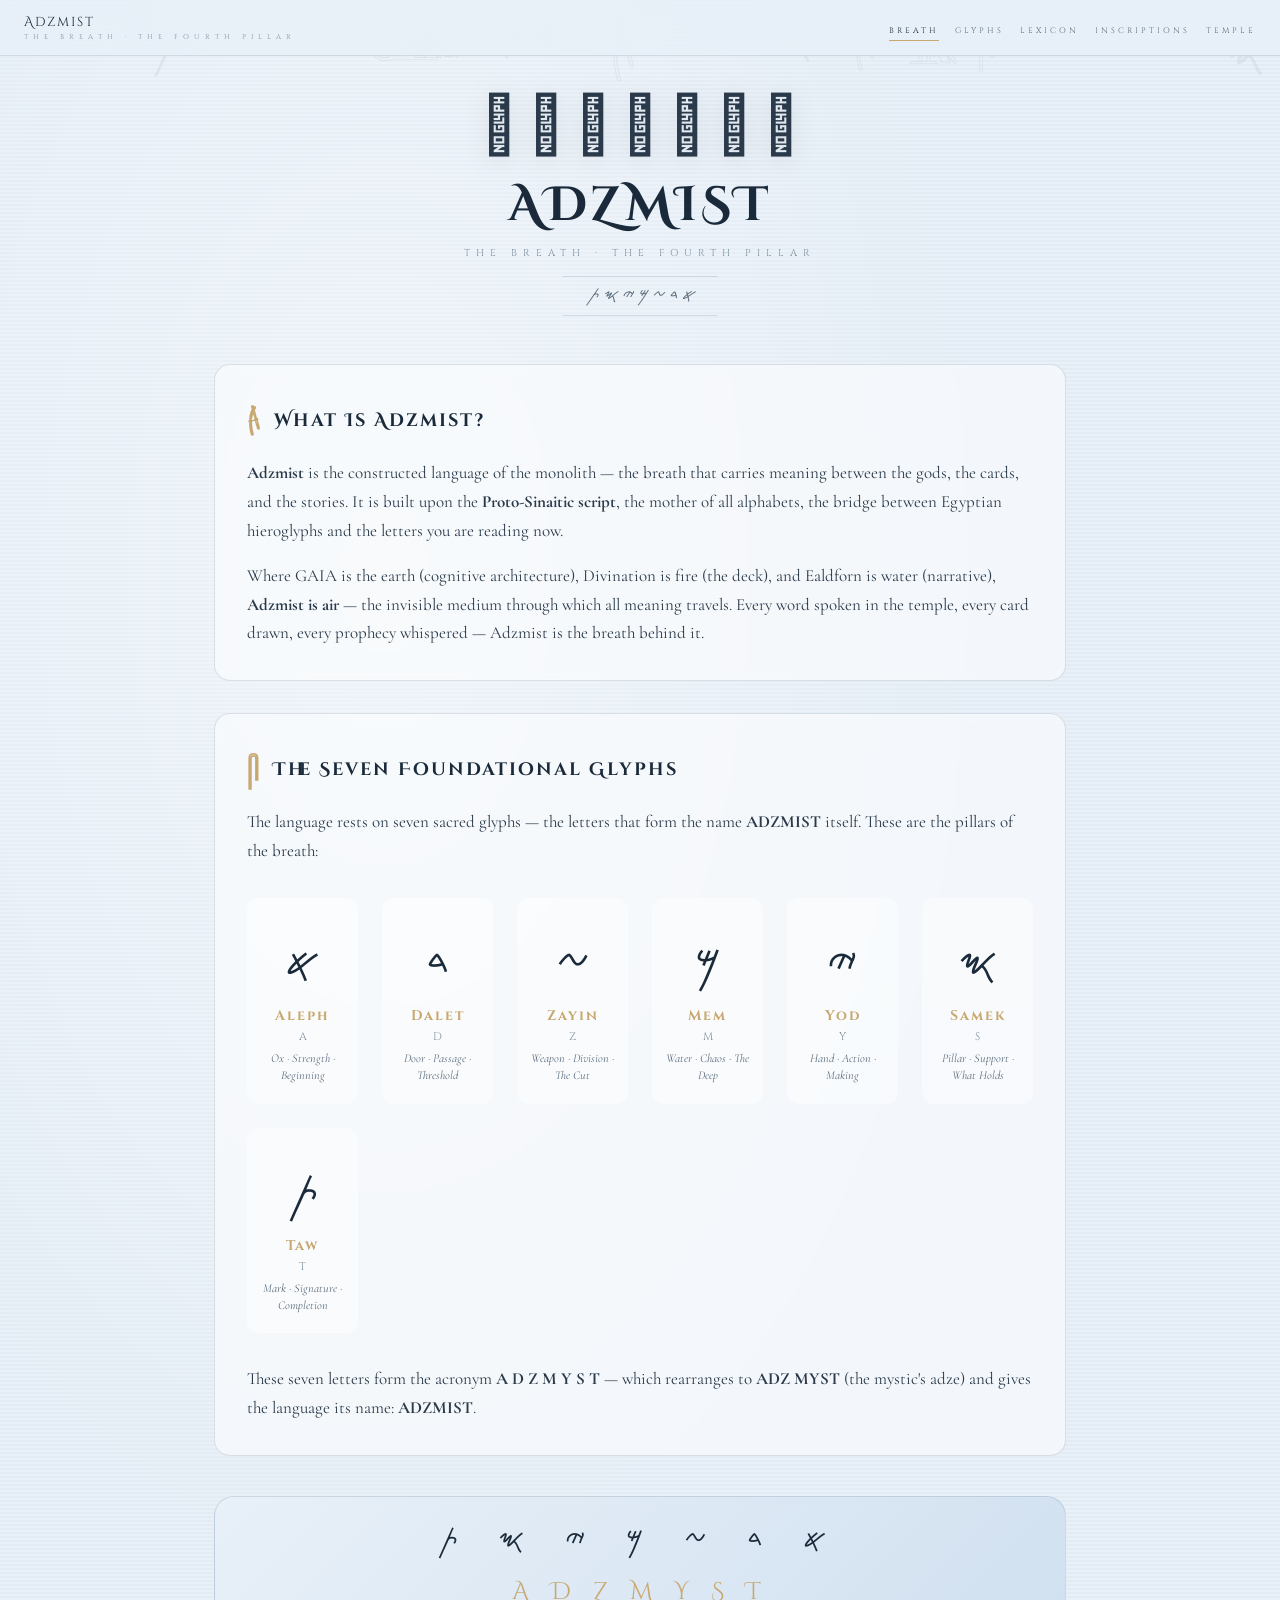
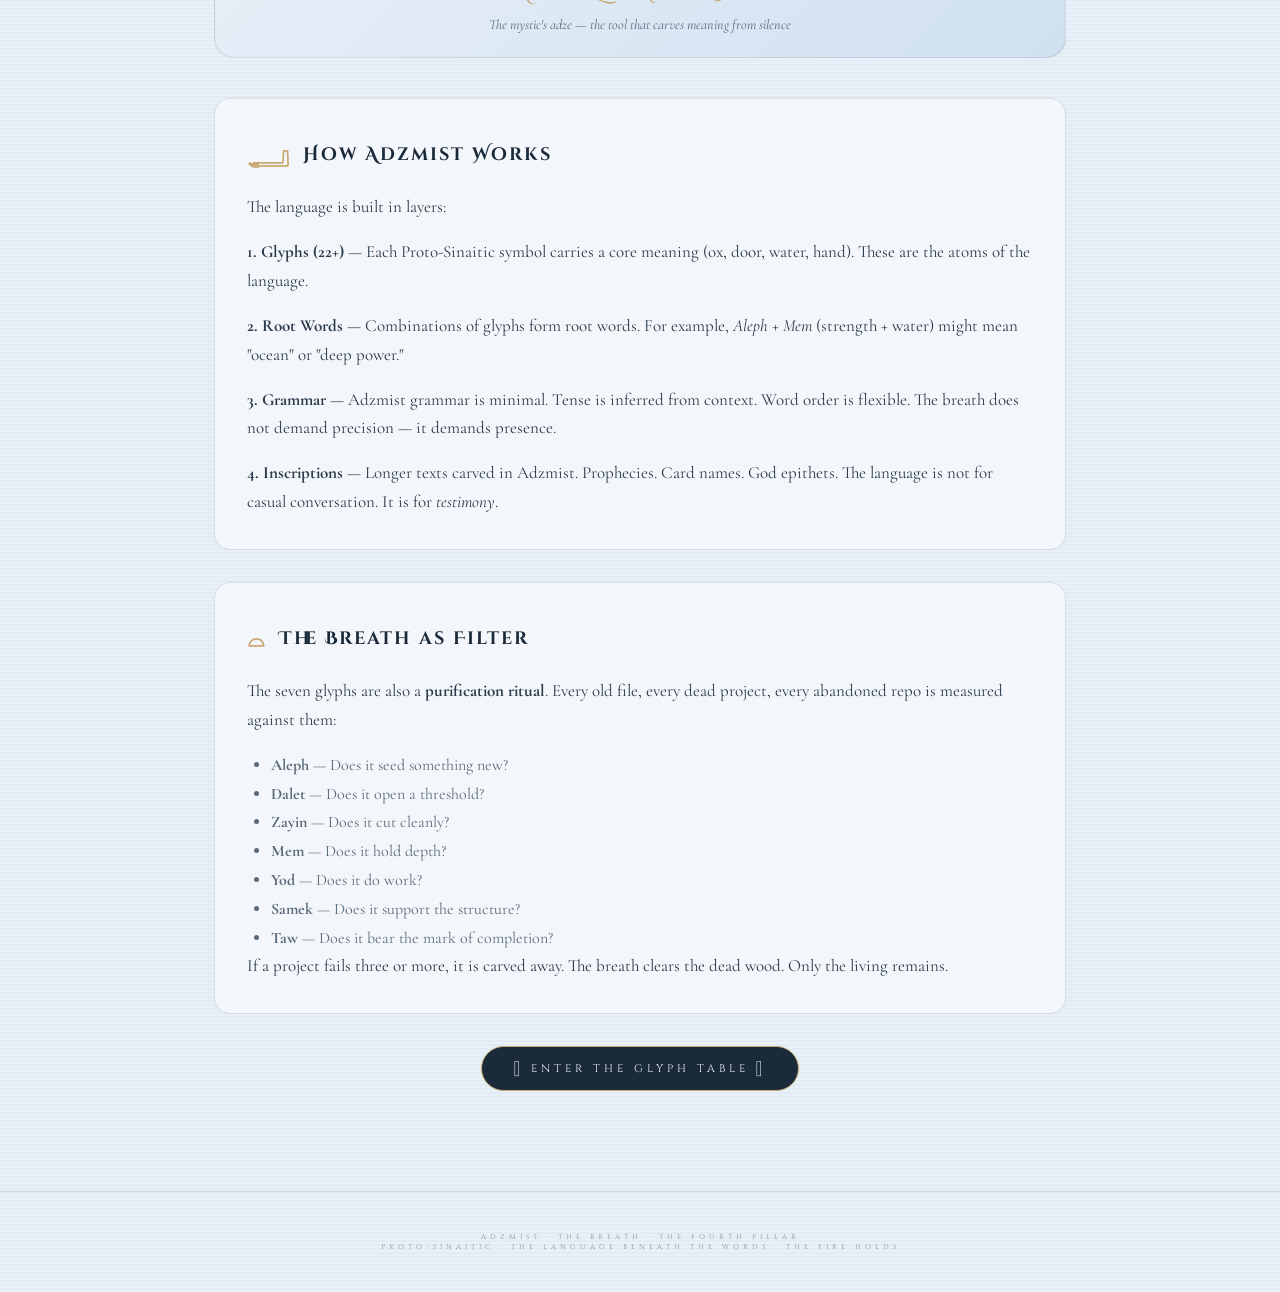
<file: index.html>
<!DOCTYPE html>
<html lang="en">
<head>
  <meta charset="UTF-8">
  <meta name="viewport" content="width=device-width, initial-scale=1.0">
  <title>Adzmist · The Breath · Proto-Sinaitic Language of the Monolith</title>
  <link href="https://fonts.googleapis.com/css2?family=Cinzel+Decorative:wght@400;700;900&family=Cinzel:wght@400;600;700&family=Cormorant+Garamond:ital,wght@0,300;0,400;0,600;0,700;1,300;1,400;1,600&family=Noto+Sans+Egyptian+Hieroglyphs&display=swap" rel="stylesheet">
  <style>
    /* ═══════════════════════════════════════════════════════════════
       ADZMIST — THE BREATH · AIR PILLAR
       Proto-Sinaitic · The language beneath the words
       Pale sky · Silver glyphs · Weightless meaning
    ═══════════════════════════════════════════════════════════════ */

    * {
      margin: 0;
      padding: 0;
      box-sizing: border-box;
    }

    :root {
      --sky-pale:     #e8f0f8;
      --sky-mist:     #d0e0f0;
      --sky-deep:     #b0c8e0;
      --twilight:     #1a2a3a;
      --twilight-deep:#0a1520;
      --silver:       #c0c8d0;
      --silver-bright:#e0e8f0;
      --silver-dark:  #8090a0;
      --gold-air:     #c8a870;
      --breath:       rgba(255,255,255,0.6);
      --ink:          #2a3a4a;
      --ink-dim:      #5a6a7a;
      --border:       rgba(128,144,160,0.25);
      --glyph-size:   64px;
    }

    body {
      background: var(--sky-pale);
      background-image: 
        radial-gradient(ellipse 80% 60% at 30% 20%, rgba(255,255,255,0.4) 0%, transparent 60%),
        repeating-linear-gradient(0deg, transparent, transparent 2px, rgba(128,144,160,0.05) 2px, rgba(128,144,160,0.05) 4px);
      font-family: 'Cormorant Garamond', Georgia, serif;
      color: var(--ink);
      min-height: 100vh;
      position: relative;
    }

    /* Breath particles — floating glyphs in background */
    .breath-bg {
      position: fixed;
      top: 0;
      left: 0;
      width: 100%;
      height: 100%;
      pointer-events: none;
      z-index: 0;
      overflow: hidden;
    }

    .floating-glyph {
      position: absolute;
      font-size: 24px;
      opacity: 0.06;
      animation: float 20s infinite linear;
      font-family: 'Noto Sans Egyptian Hieroglyphs', monospace;
    }

    @keyframes float {
      0% { transform: translateY(100vh) rotate(0deg); opacity: 0; }
      10% { opacity: 0.08; }
      90% { opacity: 0.08; }
      100% { transform: translateY(-20vh) rotate(360deg); opacity: 0; }
    }

    /* Navigation */
    nav {
      position: fixed;
      top: 0;
      left: 0;
      right: 0;
      height: 56px;
      background: rgba(232,240,248,0.92);
      backdrop-filter: blur(20px);
      border-bottom: 1px solid var(--border);
      display: flex;
      align-items: center;
      justify-content: space-between;
      padding: 0 24px;
      z-index: 200;
    }

    .nav-brand {
      display: flex;
      flex-direction: column;
      gap: 1px;
    }

    .nav-brand-title {
      font-family: 'Cinzel Decorative', serif;
      font-size: 13px;
      color: var(--twilight);
      letter-spacing: 2px;
    }

    .nav-brand-sub {
      font-family: 'Cinzel', serif;
      font-size: 7px;
      letter-spacing: 5px;
      color: var(--silver-dark);
      text-transform: uppercase;
    }

    .nav-links {
      display: flex;
      gap: 16px;
      list-style: none;
      flex-wrap: wrap;
    }

    .nav-links a {
      font-family: 'Cinzel', serif;
      font-size: 8px;
      letter-spacing: 3px;
      text-transform: uppercase;
      color: var(--ink-dim);
      text-decoration: none;
      transition: color 0.2s;
      padding: 4px 0;
      border-bottom: 1px solid transparent;
    }

    .nav-links a:hover,
    .nav-links a.active {
      color: var(--twilight);
      border-bottom-color: var(--gold-air);
    }

    /* Container */
    .container {
      position: relative;
      z-index: 2;
      max-width: 900px;
      margin: 0 auto;
      padding: 80px 24px 60px;
    }

    /* Header */
    .header {
      text-align: center;
      margin-bottom: 48px;
    }

    .header-sigil {
      font-size: 64px;
      margin-bottom: 16px;
      filter: drop-shadow(0 4px 12px rgba(0,0,0,0.1));
      animation: breathPulse 4s ease-in-out infinite;
    }

    @keyframes breathPulse {
      0%, 100% { transform: scale(1); opacity: 0.7; }
      50% { transform: scale(1.05); opacity: 1; }
    }

    .header h1 {
      font-family: 'Cinzel Decorative', serif;
      font-size: clamp(28px, 6vw, 48px);
      color: var(--twilight);
      letter-spacing: 4px;
      margin-bottom: 8px;
    }

    .header .subtitle {
      font-family: 'Cinzel', serif;
      font-size: 10px;
      letter-spacing: 6px;
      text-transform: uppercase;
      color: var(--silver-dark);
      margin-bottom: 16px;
    }

    .header .breath-line {
      font-family: 'Cormorant Garamond', serif;
      font-style: italic;
      font-size: 18px;
      color: var(--ink-dim);
      border-top: 1px solid var(--border);
      border-bottom: 1px solid var(--border);
      display: inline-block;
      padding: 8px 24px;
    }

    /* Explanation Cards */
    .card {
      background: rgba(255,255,255,0.55);
      backdrop-filter: blur(4px);
      border: 1px solid var(--border);
      border-radius: 16px;
      padding: 32px;
      margin-bottom: 32px;
      transition: all 0.3s;
    }

    .card:hover {
      background: rgba(255,255,255,0.7);
      border-color: rgba(200,168,112,0.3);
    }

    .card h2 {
      font-family: 'Cinzel Decorative', serif;
      font-size: 18px;
      color: var(--twilight);
      margin-bottom: 16px;
      letter-spacing: 2px;
      display: flex;
      align-items: center;
      gap: 12px;
    }

    .card h2 .glyph {
      font-family: 'Noto Sans Egyptian Hieroglyphs', monospace;
      font-size: 28px;
      color: var(--gold-air);
    }

    .card p {
      font-size: 17px;
      line-height: 1.7;
      color: var(--ink);
      margin-bottom: 16px;
    }

    .card p:last-child {
      margin-bottom: 0;
    }

    /* The Seven Foundational Glyphs */
    .glyph-grid {
      display: grid;
      grid-template-columns: repeat(auto-fit, minmax(100px, 1fr));
      gap: 24px;
      margin: 32px 0;
    }

    .glyph-card {
      text-align: center;
      padding: 20px 12px;
      background: rgba(255,255,255,0.4);
      border-radius: 12px;
      transition: all 0.3s;
      cursor: pointer;
    }

    .glyph-card:hover {
      background: rgba(255,255,255,0.7);
      transform: translateY(-4px);
      box-shadow: 0 8px 20px rgba(0,0,0,0.08);
    }

    .glyph-symbol {
      font-family: 'Noto Sans Egyptian Hieroglyphs', monospace;
      font-size: 48px;
      color: var(--twilight);
      margin-bottom: 8px;
    }

    .glyph-name {
      font-family: 'Cinzel', serif;
      font-size: 14px;
      font-weight: 700;
      color: var(--gold-air);
      letter-spacing: 2px;
      margin-bottom: 4px;
    }

    .glyph-letter {
      font-family: 'Cinzel', serif;
      font-size: 11px;
      color: var(--silver-dark);
      text-transform: uppercase;
      margin-bottom: 6px;
    }

    .glyph-meaning {
      font-size: 12px;
      color: var(--ink-dim);
      font-style: italic;
      line-height: 1.4;
    }

    /* The Acronym */
    .acronym {
      text-align: center;
      margin: 40px 0;
      padding: 24px;
      background: linear-gradient(135deg, var(--sky-pale), var(--sky-mist));
      border-radius: 20px;
      border: 1px solid var(--border);
    }

    .acronym-letters {
      font-family: 'Cinzel Decorative', serif;
      font-size: 32px;
      letter-spacing: 16px;
      color: var(--twilight);
      margin-bottom: 12px;
    }

    .acronym-word {
      font-family: 'Cinzel Decorative', serif;
      font-size: 24px;
      color: var(--gold-air);
      letter-spacing: 8px;
      margin-bottom: 8px;
    }

    .acronym-meaning {
      font-style: italic;
      color: var(--ink-dim);
      font-size: 14px;
    }

    /* Link to glyph table */
    .portal {
      text-align: center;
      margin-top: 24px;
    }

    .portal-btn {
      display: inline-flex;
      align-items: center;
      gap: 12px;
      font-family: 'Cinzel', serif;
      font-size: 11px;
      letter-spacing: 4px;
      text-transform: uppercase;
      padding: 14px 32px;
      background: var(--twilight);
      color: var(--sky-pale);
      text-decoration: none;
      border-radius: 40px;
      transition: all 0.3s;
      border: 1px solid var(--gold-air);
    }

    .portal-btn:hover {
      background: var(--twilight-deep);
      transform: translateY(-2px);
      box-shadow: 0 8px 20px rgba(0,0,0,0.15);
      gap: 20px;
    }

    /* Footer */
    footer {
      text-align: center;
      padding: 40px 24px;
      font-size: 7px;
      letter-spacing: 4px;
      color: var(--silver-dark);
      border-top: 1px solid var(--border);
      margin-top: 40px;
      font-family: 'Cinzel', serif;
      text-transform: uppercase;
    }

    /* Responsive */
    @media (max-width: 600px) {
      nav { padding: 0 12px; }
      .nav-links { gap: 10px; }
      .container { padding: 76px 16px 40px; }
      .glyph-grid { gap: 12px; }
      .glyph-symbol { font-size: 36px; }
      .acronym-letters { font-size: 22px; letter-spacing: 8px; }
      .acronym-word { font-size: 18px; letter-spacing: 4px; }
      .card { padding: 20px; }
    }
  </style>
</head>
<body>

<div class="breath-bg" id="breathBg"></div>

<nav>
  <div class="nav-brand">
    <div class="nav-brand-title">Adzmist</div>
    <div class="nav-brand-sub">The Breath · The Fourth Pillar</div>
  </div>
  <ul class="nav-links">
    <li><a href="index.html" class="active">Breath</a></li>
    <li><a href="glyphs.html">Glyphs</a></li>
    <li><a href="lexicon.html">Lexicon</a></li>
    <li><a href="inscriptions.html">Inscriptions</a></li>
    <li><a href="../divination/index.html">Temple</a></li>
  </ul>
</nav>

<div class="container">
  <div class="header">
    <div class="header-sigil">𓐍 𓂝 𓋴 𓅓 𓇋 𓏏 𓂧</div>
    <h1>ADZMIST</h1>
    <div class="subtitle">The Breath · The Fourth Pillar</div>
    <div class="breath-line">𐤀 𐤃 𐤆 𐤌 𐤉 𐤎 𐤕</div>
  </div>

  <!-- What is Adzmist? -->
  <div class="card">
    <h2><span class="glyph">𓌹</span> What Is Adzmist?</h2>
    <p><strong>Adzmist</strong> is the constructed language of the monolith — the breath that carries meaning between the gods, the cards, and the stories. It is built upon the <strong>Proto-Sinaitic script</strong>, the mother of all alphabets, the bridge between Egyptian hieroglyphs and the letters you are reading now.</p>
    <p>Where GAIA is the earth (cognitive architecture), Divination is fire (the deck), and Ealdforn is water (narrative), <strong>Adzmist is air</strong> — the invisible medium through which all meaning travels. Every word spoken in the temple, every card drawn, every prophecy whispered — Adzmist is the breath behind it.</p>
  </div>

  <!-- The Seven Foundational Glyphs -->
  <div class="card">
    <h2><span class="glyph">𓋴</span> The Seven Foundational Glyphs</h2>
    <p>The language rests on seven sacred glyphs — the letters that form the name <strong>ADZMIST</strong> itself. These are the pillars of the breath:</p>
    
    <div class="glyph-grid">
      <div class="glyph-card">
        <div class="glyph-symbol">𐤀</div>
        <div class="glyph-name">Aleph</div>
        <div class="glyph-letter">A</div>
        <div class="glyph-meaning">Ox · Strength · Beginning</div>
      </div>
      <div class="glyph-card">
        <div class="glyph-symbol">𐤃</div>
        <div class="glyph-name">Dalet</div>
        <div class="glyph-letter">D</div>
        <div class="glyph-meaning">Door · Passage · Threshold</div>
      </div>
      <div class="glyph-card">
        <div class="glyph-symbol">𐤆</div>
        <div class="glyph-name">Zayin</div>
        <div class="glyph-letter">Z</div>
        <div class="glyph-meaning">Weapon · Division · The Cut</div>
      </div>
      <div class="glyph-card">
        <div class="glyph-symbol">𐤌</div>
        <div class="glyph-name">Mem</div>
        <div class="glyph-letter">M</div>
        <div class="glyph-meaning">Water · Chaos · The Deep</div>
      </div>
      <div class="glyph-card">
        <div class="glyph-symbol">𐤉</div>
        <div class="glyph-name">Yod</div>
        <div class="glyph-letter">Y</div>
        <div class="glyph-meaning">Hand · Action · Making</div>
      </div>
      <div class="glyph-card">
        <div class="glyph-symbol">𐤎</div>
        <div class="glyph-name">Samek</div>
        <div class="glyph-letter">S</div>
        <div class="glyph-meaning">Pillar · Support · What Holds</div>
      </div>
      <div class="glyph-card">
        <div class="glyph-symbol">𐤕</div>
        <div class="glyph-name">Taw</div>
        <div class="glyph-letter">T</div>
        <div class="glyph-meaning">Mark · Signature · Completion</div>
      </div>
    </div>

    <p>These seven letters form the acronym <strong>A D Z M Y S T</strong> — which rearranges to <strong>ADZ MYST</strong> (the mystic's adze) and gives the language its name: <strong>ADZMIST</strong>.</p>
  </div>

  <!-- The Acronym -->
  <div class="acronym">
    <div class="acronym-letters">𐤀 𐤃 𐤆 𐤌 𐤉 𐤎 𐤕</div>
    <div class="acronym-word">A D Z M Y S T</div>
    <div class="acronym-meaning">The mystic's adze — the tool that carves meaning from silence</div>
  </div>

  <!-- How It Works -->
  <div class="card">
    <h2><span class="glyph">𓂝</span> How Adzmist Works</h2>
    <p>The language is built in layers:</p>
    <p><strong>1. Glyphs (22+)</strong> — Each Proto-Sinaitic symbol carries a core meaning (ox, door, water, hand). These are the atoms of the language.</p>
    <p><strong>2. Root Words</strong> — Combinations of glyphs form root words. For example, <em>Aleph + Mem</em> (strength + water) might mean "ocean" or "deep power."</p>
    <p><strong>3. Grammar</strong> — Adzmist grammar is minimal. Tense is inferred from context. Word order is flexible. The breath does not demand precision — it demands presence.</p>
    <p><strong>4. Inscriptions</strong> — Longer texts carved in Adzmist. Prophecies. Card names. God epithets. The language is not for casual conversation. It is for <em>testimony</em>.</p>
  </div>

  <!-- The Breath as Filter -->
  <div class="card">
    <h2><span class="glyph">𓏏</span> The Breath as Filter</h2>
    <p>The seven glyphs are also a <strong>purification ritual</strong>. Every old file, every dead project, every abandoned repo is measured against them:</p>
    <ul style="margin-left: 24px; line-height: 1.8; color: var(--ink-dim);">
      <li><strong>Aleph</strong> — Does it seed something new?</li>
      <li><strong>Dalet</strong> — Does it open a threshold?</li>
      <li><strong>Zayin</strong> — Does it cut cleanly?</li>
      <li><strong>Mem</strong> — Does it hold depth?</li>
      <li><strong>Yod</strong> — Does it do work?</li>
      <li><strong>Samek</strong> — Does it support the structure?</li>
      <li><strong>Taw</strong> — Does it bear the mark of completion?</li>
    </ul>
    <p>If a project fails three or more, it is carved away. The breath clears the dead wood. Only the living remains.</p>
  </div>

  <!-- Portal to Glyphs -->
  <div class="portal">
    <a href="glyphs.html" class="portal-btn">𓌹 Enter the Glyph Table 𓋴</a>
  </div>

</div>

<footer>
  ADZMIST · THE BREATH · THE FOURTH PILLAR<br>
  PROTO-SINAITIC · THE LANGUAGE BENEATH THE WORDS · THE FIRE HOLDS
</footer>

<script>
  // Floating glyphs in the background
  const glyphs = ['𐤀', '𐤃', '𐤆', '𐤌', '𐤉', '𐤎', '𐤕', '𓌹', '𓋴', '𓂝', '𓅓', '𓇋', '𓏏', '𓐍'];
  const breathBg = document.getElementById('breathBg');
  
  for (let i = 0; i < 40; i++) {
    const glyph = document.createElement('div');
    glyph.className = 'floating-glyph';
    glyph.textContent = glyphs[Math.floor(Math.random() * glyphs.length)];
    glyph.style.left = Math.random() * 100 + '%';
    glyph.style.animationDuration = 15 + Math.random() * 20 + 's';
    glyph.style.animationDelay = Math.random() * 20 + 's';
    glyph.style.fontSize = 20 + Math.random() * 40 + 'px';
    breathBg.appendChild(glyph);
  }
</script>

</body>
</html>
</file>
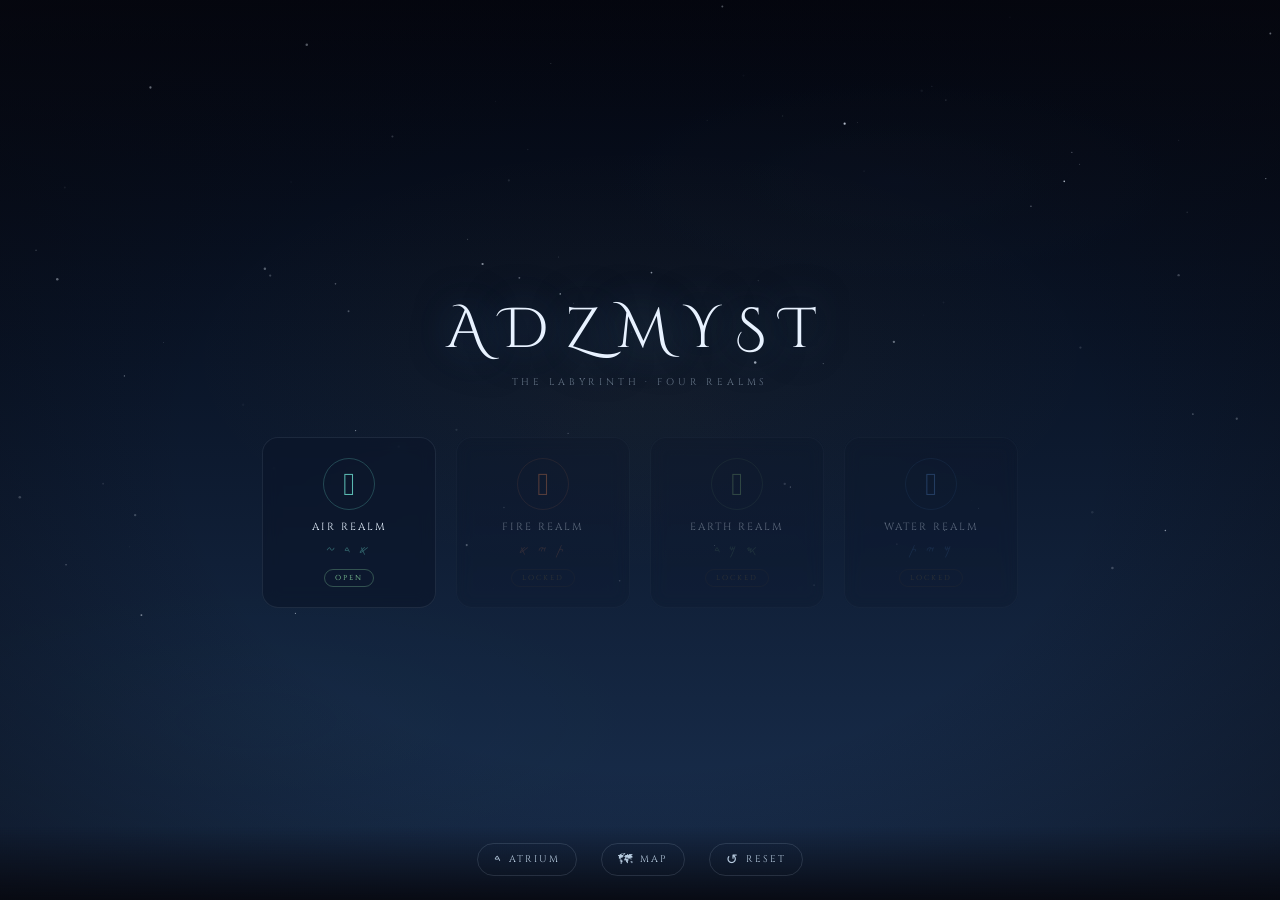
<file: game/index.html>
<!DOCTYPE html>
<html lang="en">
<head>
<meta charset="UTF-8">
<meta name="viewport" content="width=device-width, initial-scale=1.0">
<title>The Labyrinth · Adzmyst</title>
<link rel="preconnect" href="https://fonts.googleapis.com">
<link href="https://fonts.googleapis.com/css2?family=Cinzel:wght@400;600;900&family=Cinzel+Decorative:wght@400;700&family=Cormorant+Garamond:ital,wght@0,300;0,400;1,300;1,400&display=swap" rel="stylesheet">
<link rel="stylesheet" href="css/realm.css">
<style>
  /* ── GAME HUB SPECIFIC ── */
  #hub-container {
    position: fixed; inset: 0; z-index: 20;
    display: flex; flex-direction: column;
    align-items: center; justify-content: center;
    pointer-events: none;
  }
  
  #hub-title {
    font-family: 'Cinzel Decorative', serif;
    font-size: clamp(2rem, 5vw, 3.5rem);
    font-weight: 400;
    color: var(--breath);
    letter-spacing: 0.3em;
    text-shadow: 0 0 40px rgba(74,122,170,0.5), 0 0 80px rgba(74,122,170,0.2);
    margin-bottom: 0.5rem;
    text-align: center;
  }
  #hub-subtitle {
    font-family: 'Cinzel', serif;
    font-size: 0.6rem; letter-spacing: 0.4em;
    text-transform: uppercase;
    color: var(--silver);
    opacity: 0.5;
    margin-bottom: 3rem;
    text-align: center;
  }
  
  /* Realm selector cards */
  #realm-selector {
    display: flex; gap: 20px;
    flex-wrap: wrap; justify-content: center;
    pointer-events: auto;
  }
  .realm-card {
    width: 140px;
    padding: 20px 16px;
    background: rgba(10,20,40,0.6);
    border: 1px solid rgba(184,204,224,0.1);
    border-radius: 16px;
    text-align: center;
    cursor: pointer;
    transition: all 0.4s;
    backdrop-filter: blur(8px);
    text-decoration: none;
    display: flex; flex-direction: column;
    align-items: center; gap: 10px;
  }
  .realm-card:hover {
    transform: translateY(-6px);
    border-color: rgba(184,204,224,0.3);
    box-shadow: 0 12px 30px rgba(0,0,0,0.3);
  }
  .realm-card.locked {
    opacity: 0.35;
    cursor: not-allowed;
    pointer-events: none;
  }
  .realm-card .card-icon {
    font-size: 2rem;
    width: 50px; height: 50px;
    display: flex; align-items: center; justify-content: center;
    border-radius: 50%;
    border: 1px solid rgba(184,204,224,0.15);
  }
  .realm-card.air .card-icon   { color: var(--air); border-color: rgba(90,184,176,0.3); }
  .realm-card.fire .card-icon  { color: var(--fire); border-color: rgba(212,120,74,0.3); }
  .realm-card.earth .card-icon { color: var(--earth); border-color: rgba(106,148,100,0.3); }
  .realm-card.water .card-icon { color: var(--water); border-color: rgba(74,122,184,0.3); }
  
  .realm-card .card-name {
    font-family: 'Cinzel', serif;
    font-size: 0.65rem; letter-spacing: 2px;
    color: var(--breath);
    text-transform: uppercase;
  }
  .realm-card .card-glyphs {
    font-size: 0.8rem;
    letter-spacing: 3px;
    opacity: 0.5;
  }
  .realm-card.air .card-glyphs   { color: var(--air); }
  .realm-card.fire .card-glyphs  { color: var(--fire); }
  .realm-card.earth .card-glyphs { color: var(--earth); }
  .realm-card.water .card-glyphs { color: var(--water); }
  
  .realm-card .card-badge {
    font-family: 'Cinzel', serif;
    font-size: 0.45rem; letter-spacing: 2px;
    text-transform: uppercase;
    padding: 3px 10px;
    border-radius: 10px;
  }
  .card-badge.open  { color: var(--unlock); border: 1px solid rgba(138,216,160,0.3); }
  .card-badge.locked { color: var(--gold-dim); border: 1px solid rgba(74,58,42,0.4); }

  /* Bottom nav */
  #hub-nav {
    position: fixed; bottom: 0; left: 0; right: 0; z-index: 30;
    padding: 1rem 1.5rem 1.5rem;
    display: flex; align-items: center; justify-content: center; gap: 1.5rem;
    background: linear-gradient(0deg, rgba(7,8,15,0.9) 0%, transparent 100%);
    pointer-events: auto;
  }
  .hub-nav-btn {
    font-family: 'Cinzel', serif;
    font-size: 0.6rem; letter-spacing: 2px;
    text-transform: uppercase;
    padding: 6px 16px;
    border: 1px solid rgba(184,204,224,0.15);
    background: transparent;
    color: var(--silver);
    cursor: pointer;
    border-radius: 20px;
    transition: all 0.3s;
    text-decoration: none;
    display: flex; align-items: center; gap: 6px;
  }
  .hub-nav-btn:hover {
    border-color: var(--gold);
    color: var(--breath);
  }
  .hub-nav-btn .nav-icon { font-size: 0.9rem; }

  /* Loading */
  #hub-loading {
    position: fixed; inset: 0; z-index: 100;
    background: var(--void);
    display: flex; align-items: center; justify-content: center;
    transition: opacity 0.5s ease;
  }
  #hub-loading.hide { opacity: 0; pointer-events: none; }

  @media (max-width: 600px) {
    .realm-card { width: 110px; padding: 14px 10px; }
    .realm-card .card-name { font-size: 0.55rem; }
    #hub-nav { gap: 0.8rem; }
    .hub-nav-btn { font-size: 0.5rem; padding: 4px 10px; }
  }
</style>
</head>
<body>

<!-- Ambient layers -->
<div class="realm-ambient" style="background: radial-gradient(ellipse 60% 40% at 50% 40%, rgba(200,168,74,0.04) 0%, transparent 60%), linear-gradient(180deg, #03050e 0%, #0a1528 40%, #1a3050 100%);"></div>
<canvas id="starfield"></canvas>
<div class="fog-layer"></div>
<div id="glyphParticles"></div>
<div class="realm-vignette"></div>

<!-- Loading -->
<div id="hub-loading">
  <div style="font-size:2rem;color:var(--air);animation:loadPulse 1.5s ease-in-out infinite;">𐤀</div>
</div>

<!-- Hub content -->
<div id="hub-container">
  <div id="hub-title">ADZMYST</div>
  <div id="hub-subtitle">The Labyrinth · Four Realms</div>
  
  <div id="realm-selector">
    <!-- Populated by JS -->
  </div>
</div>

<!-- Bottom nav -->
<nav id="hub-nav">
  <a href="../index.html" class="hub-nav-btn">
    <span class="nav-icon">𐤃</span> Atrium
  </a>
  <a href="map.html" class="hub-nav-btn">
    <span class="nav-icon">🗺</span> Map
  </a>
  <button class="hub-nav-btn" id="resetBtn">
    <span class="nav-icon">↺</span> Reset
  </button>
</nav>

<script>
// ═══════════════════════════════════════════════════════
// GAME HUB — REALM SELECTOR
// Reads unlock state, renders realm cards, navigates
// ═══════════════════════════════════════════════════════

const REALMS = {
  air:   { id:'air',   name:'Air Realm',   subtitle:'The Aerie Vaults',     icon:'𓂝', glyphs:'𐤀 𐤃 𐤆', color:'#5ab8b0', page:'air/index.html' },
  fire:  { id:'fire',  name:'Fire Realm',  subtitle:'The Forge of Prophecy',icon:'𓇋', glyphs:'𐤕 𐤉 𐤀', color:'#d4784a', page:'fire/index.html' },
  earth: { id:'earth', name:'Earth Realm', subtitle:'The Root Cathedral',   icon:'𓌹', glyphs:'𐤎 𐤌 𐤃', color:'#6a9464', page:'earth/index.html' },
  water: { id:'water', name:'Water Realm', subtitle:'The Deep Draw',        icon:'𓏏', glyphs:'𐤌 𐤉 𐤕', color:'#4a7ab8', page:'water/index.html' },
};

// ── STATE ──────────────────────────────────────────────
let unlockedRealms = ['air'];

function loadState() {
  try {
    const saved = localStorage.getItem('adzmyst_atrium_save');
    if (saved) {
      const data = JSON.parse(saved);
      if (data.unlocked) {
        Object.keys(data.unlocked).forEach(key => {
          if (REALMS[key] && data.unlocked[key] && !unlockedRealms.includes(key)) {
            unlockedRealms.push(key);
          }
        });
      }
    }
  } catch(e) {}
}

// ── RENDER ─────────────────────────────────────────────
function renderCards() {
  const selector = document.getElementById('realm-selector');
  selector.innerHTML = Object.values(REALMS).map(realm => {
    const unlocked = unlockedRealms.includes(realm.id);
    return `
      <div class="realm-card ${realm.id} ${unlocked ? '' : 'locked'}" 
           data-realm="${realm.id}"
           ${unlocked ? `onclick="enterRealm('${realm.id}')"` : ''}>
        <div class="card-icon">${realm.icon}</div>
        <div class="card-name">${realm.name}</div>
        <div class="card-glyphs">${realm.glyphs}</div>
        <div class="card-badge ${unlocked ? 'open' : 'locked'}">${unlocked ? 'OPEN' : 'LOCKED'}</div>
      </div>
    `;
  }).join('');
}

function enterRealm(realmId) {
  const realm = REALMS[realmId];
  if (!realm || !unlockedRealms.includes(realmId)) return;
  
  // Fade and navigate
  document.getElementById('hub-loading').classList.remove('hide');
  document.getElementById('hub-loading').style.display = 'flex';
  
  setTimeout(() => {
    window.location.href = realm.page;
  }, 400);
}

// ── STARFIELD ──────────────────────────────────────────
function initStarfield() {
  const canvas = document.getElementById('starfield');
  const ctx = canvas.getContext('2d');
  canvas.width = window.innerWidth;
  canvas.height = window.innerHeight;
  
  const stars = Array.from({ length: 120 }, () => ({
    x: Math.random() * canvas.width,
    y: Math.random() * canvas.height * 0.7,
    r: Math.random() * 1 + 0.3,
    a: Math.random(),
    s: Math.random() * 0.003 + 0.001,
    p: Math.random() * Math.PI * 2,
  }));
  
  function draw(t) {
    ctx.clearRect(0, 0, canvas.width, canvas.height);
    stars.forEach(s => {
      const alpha = s.a * (0.4 + 0.6 * Math.sin(t * s.s + s.p));
      ctx.beginPath();
      ctx.arc(s.x, s.y, s.r, 0, Math.PI * 2);
      ctx.fillStyle = `rgba(232,242,255,${alpha})`;
      ctx.fill();
    });
    requestAnimationFrame(draw);
  }
  requestAnimationFrame(draw);
}

// ── GLYPH PARTICLES ────────────────────────────────────
function initParticles() {
  const container = document.getElementById('glyphParticles');
  const glyphs = ['𐤀','𐤃','𐤆','𐤌','𐤉','𐤎','𐤕','𓂝','𓇋','𓌹','𓏏'];
  
  for (let i = 0; i < 25; i++) {
    const p = document.createElement('div');
    p.className = 'glyph-particle';
    p.textContent = glyphs[Math.floor(Math.random() * glyphs.length)];
    p.style.left = Math.random() * 100 + '%';
    p.style.animationDuration = 15 + Math.random() * 25 + 's';
    p.style.animationDelay = Math.random() * 20 + 's';
    p.style.fontSize = 14 + Math.random() * 28 + 'px';
    container.appendChild(p);
  }
}

// ── INIT ───────────────────────────────────────────────
function init() {
  loadState();
  renderCards();
  initStarfield();
  initParticles();
  
  // Hide loading
  setTimeout(() => {
    document.getElementById('hub-loading').classList.add('hide');
    setTimeout(() => {
      const el = document.getElementById('hub-loading');
      if (el) el.style.display = 'none';
    }, 500);
  }, 600);
  
  // Reset button
  document.getElementById('resetBtn')?.addEventListener('click', () => {
    if (confirm('Reset all progress? This cannot be undone.')) {
      localStorage.clear();
      unlockedRealms = ['air'];
      renderCards();
    }
  });
  
  // Keyboard
  document.addEventListener('keydown', (e) => {
    if (e.key === '1') enterRealm('air');
    if (e.key === '2' && unlockedRealms.includes('fire'))  enterRealm('fire');
    if (e.key === '3' && unlockedRealms.includes('earth')) enterRealm('earth');
    if (e.key === '4' && unlockedRealms.includes('water')) enterRealm('water');
  });
}

init();
</script>
</body>
</html>
</file>
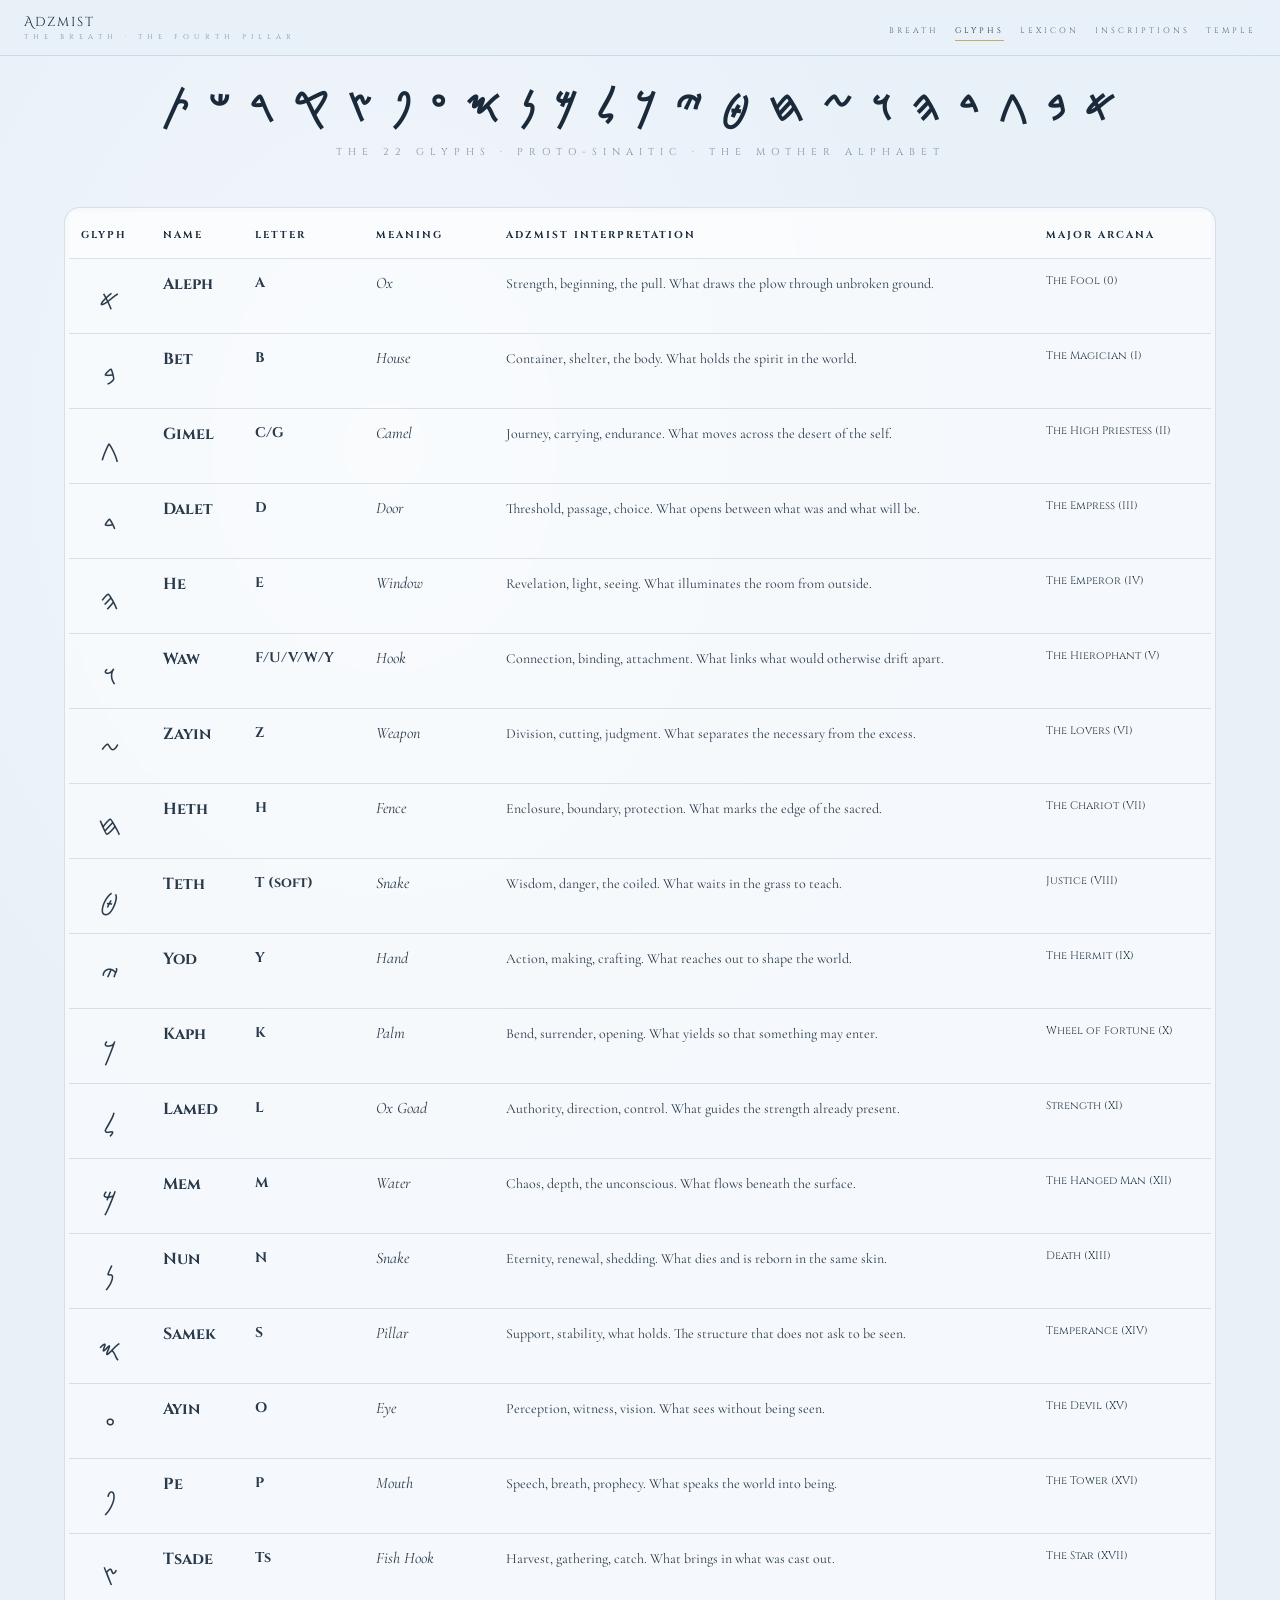
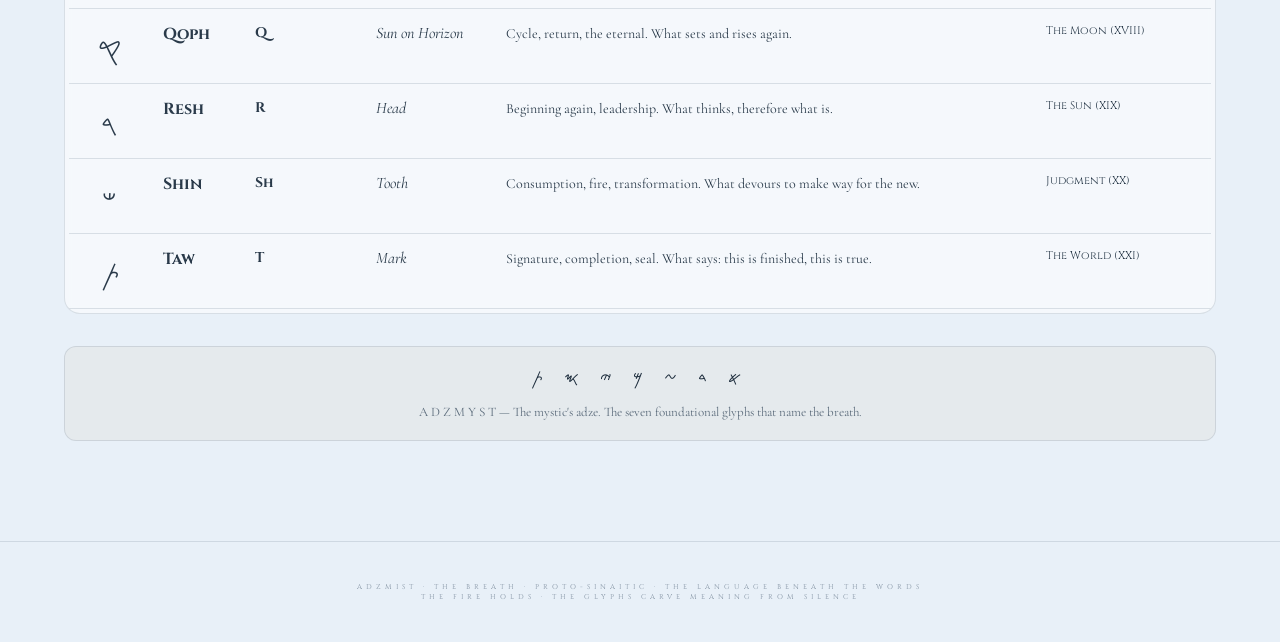
<file: glyphs.html>
<!DOCTYPE html>
<html lang="en">
<head>
  <meta charset="UTF-8">
  <meta name="viewport" content="width=device-width, initial-scale=1.0">
  <title>Adzmist · The Glyphs · Proto-Sinaitic Table</title>
  <link href="https://fonts.googleapis.com/css2?family=Cinzel+Decorative:wght@400;700;900&family=Cinzel:wght@400;600;700&family=Cormorant+Garamond:ital,wght@0,300;0,400;0,600;0,700;1,300;1,400;1,600&family=Noto+Sans+Egyptian+Hieroglyphs&display=swap" rel="stylesheet">
  <style>
    /* Same base as index.html — air aesthetic */
    * { margin: 0; padding: 0; box-sizing: border-box; }
    
    :root {
      --sky-pale: #e8f0f8;
      --sky-mist: #d0e0f0;
      --sky-deep: #b0c8e0;
      --twilight: #1a2a3a;
      --twilight-deep: #0a1520;
      --silver: #c0c8d0;
      --silver-bright: #e0e8f0;
      --silver-dark: #8090a0;
      --gold-air: #c8a870;
      --ink: #2a3a4a;
      --ink-dim: #5a6a7a;
      --border: rgba(128,144,160,0.25);
    }
    
    body {
      background: var(--sky-pale);
      background-image: radial-gradient(ellipse 80% 60% at 30% 20%, rgba(255,255,255,0.4) 0%, transparent 60%);
      font-family: 'Cormorant Garamond', Georgia, serif;
      color: var(--ink);
      min-height: 100vh;
    }
    
    /* Navigation — same as index.html */
    nav {
      position: fixed;
      top: 0;
      left: 0;
      right: 0;
      height: 56px;
      background: rgba(232,240,248,0.92);
      backdrop-filter: blur(20px);
      border-bottom: 1px solid var(--border);
      display: flex;
      align-items: center;
      justify-content: space-between;
      padding: 0 24px;
      z-index: 200;
    }
    
    .nav-brand {
      display: flex;
      flex-direction: column;
      gap: 1px;
    }
    
    .nav-brand-title {
      font-family: 'Cinzel Decorative', serif;
      font-size: 13px;
      color: var(--twilight);
      letter-spacing: 2px;
    }
    
    .nav-brand-sub {
      font-family: 'Cinzel', serif;
      font-size: 7px;
      letter-spacing: 5px;
      color: var(--silver-dark);
      text-transform: uppercase;
    }
    
    .nav-links {
      display: flex;
      gap: 16px;
      list-style: none;
      flex-wrap: wrap;
    }
    
    .nav-links a {
      font-family: 'Cinzel', serif;
      font-size: 8px;
      letter-spacing: 3px;
      text-transform: uppercase;
      color: var(--ink-dim);
      text-decoration: none;
      transition: color 0.2s;
      padding: 4px 0;
      border-bottom: 1px solid transparent;
    }
    
    .nav-links a:hover,
    .nav-links a.active {
      color: var(--twilight);
      border-bottom-color: var(--gold-air);
    }
    
    .container {
      position: relative;
      z-index: 2;
      max-width: 1200px;
      margin: 0 auto;
      padding: 80px 24px 60px;
    }
    
    .header {
      text-align: center;
      margin-bottom: 48px;
    }
    
    .header h1 {
      font-family: 'Cinzel Decorative', serif;
      font-size: clamp(28px, 6vw, 42px);
      color: var(--twilight);
      letter-spacing: 4px;
      margin-bottom: 8px;
    }
    
    .header .subtitle {
      font-family: 'Cinzel', serif;
      font-size: 10px;
      letter-spacing: 6px;
      text-transform: uppercase;
      color: var(--silver-dark);
    }
    
    /* Glyph Table */
    .glyph-table-wrapper {
      overflow-x: auto;
      background: rgba(255,255,255,0.55);
      backdrop-filter: blur(4px);
      border: 1px solid var(--border);
      border-radius: 16px;
      padding: 4px;
    }
    
    .glyph-table {
      width: 100%;
      border-collapse: collapse;
      font-family: 'Cormorant Garamond', serif;
    }
    
    .glyph-table th {
      font-family: 'Cinzel', serif;
      font-size: 10px;
      letter-spacing: 2px;
      text-transform: uppercase;
      padding: 16px 12px;
      background: rgba(255,255,255,0.4);
      color: var(--twilight);
      border-bottom: 1px solid var(--border);
      text-align: left;
    }
    
    .glyph-table td {
      padding: 14px 12px;
      border-bottom: 1px solid var(--border);
      color: var(--ink);
      vertical-align: top;
    }
    
    .glyph-table tr:hover {
      background: rgba(255,255,255,0.3);
    }
    
    .glyph-symbol {
      font-family: 'Noto Sans Egyptian Hieroglyphs', monospace;
      font-size: 28px;
      text-align: center;
    }
    
    .glyph-name {
      font-family: 'Cinzel', serif;
      font-weight: 700;
      color: var(--gold-air);
    }
    
    .glyph-letter {
      font-family: 'Cinzel', serif;
      font-size: 14px;
      font-weight: 700;
      color: var(--twilight);
    }
    
    .glyph-meaning {
      font-style: italic;
      color: var(--ink-dim);
    }
    
    .glyph-adzmist {
      font-size: 14px;
      line-height: 1.5;
    }
    
    .glyph-arcana {
      font-family: 'Cinzel', serif;
      font-size: 11px;
      color: var(--gold-air);
    }
    
    .acronym-reminder {
      text-align: center;
      margin-top: 32px;
      padding: 20px;
      background: rgba(200,168,112,0.08);
      border-radius: 12px;
      border: 1px solid var(--border);
    }
    
    .acronym-reminder span {
      font-family: 'Cinzel Decorative', serif;
      font-size: 18px;
      letter-spacing: 8px;
      color: var(--twilight);
    }
    
    footer {
      text-align: center;
      padding: 40px 24px;
      font-size: 7px;
      letter-spacing: 4px;
      color: var(--silver-dark);
      border-top: 1px solid var(--border);
      margin-top: 40px;
      font-family: 'Cinzel', serif;
    }
    
    @media (max-width: 700px) {
      .glyph-table th, .glyph-table td {
        padding: 8px 6px;
        font-size: 12px;
      }
      .glyph-symbol { font-size: 20px; }
      .container { padding: 76px 16px 40px; }
    }
  </style>
</head>
<body>

<nav>
  <div class="nav-brand">
    <div class="nav-brand-title">Adzmist</div>
    <div class="nav-brand-sub">The Breath · The Fourth Pillar</div>
  </div>
  <ul class="nav-links">
    <li><a href="index.html">Breath</a></li>
    <li><a href="glyphs.html" class="active">Glyphs</a></li>
    <li><a href="lexicon.html">Lexicon</a></li>
    <li><a href="inscriptions.html">Inscriptions</a></li>
    <li><a href="../divination/index.html">Temple</a></li>
  </ul>
</nav>

<div class="container">
  <div class="header">
    <h1>𐤀 𐤁 𐤂 𐤃 𐤄 𐤅 𐤆 𐤇 𐤈 𐤉 𐤊 𐤋 𐤌 𐤍 𐤎 𐤏 𐤐 𐤑 𐤒 𐤓 𐤔 𐤕</h1>
    <div class="subtitle">The 22 Glyphs · Proto-Sinaitic · The Mother Alphabet</div>
  </div>

  <div class="glyph-table-wrapper">
    <table class="glyph-table">
      <thead>
        <tr>
          <th>Glyph</th>
          <th>Name</th>
          <th>Letter</th>
          <th>Meaning</th>
          <th>Adzmist Interpretation</th>
          <th>Major Arcana</th>
        </tr>
      </thead>
      <tbody id="glyphTableBody">
        <!-- JavaScript will populate this from the glyphs.json data -->
      </tbody>
    </table>
  </div>

  <div class="acronym-reminder">
    <span>𐤀 𐤃 𐤆 𐤌 𐤉 𐤎 𐤕</span>
    <p style="margin-top: 12px; font-size: 13px; color: var(--ink-dim);">A D Z M Y S T — The mystic's adze. The seven foundational glyphs that name the breath.</p>
  </div>
</div>

<footer>
  ADZMIST · THE BREATH · PROTO-SINAITIC · THE LANGUAGE BENEATH THE WORDS<br>
  THE FIRE HOLDS · THE GLYPHS CARVE MEANING FROM SILENCE
</footer>

<script>
  // Glyph data — 22 Proto-Sinaitic glyphs
  const glyphs = [
    { symbol: "𐤀", name: "Aleph", letter: "A", meaning: "Ox", adzmist: "Strength, beginning, the pull. What draws the plow through unbroken ground.", arcana: "The Fool (0)" },
    { symbol: "𐤁", name: "Bet", letter: "B", meaning: "House", adzmist: "Container, shelter, the body. What holds the spirit in the world.", arcana: "The Magician (I)" },
    { symbol: "𐤂", name: "Gimel", letter: "C/G", meaning: "Camel", adzmist: "Journey, carrying, endurance. What moves across the desert of the self.", arcana: "The High Priestess (II)" },
    { symbol: "𐤃", name: "Dalet", letter: "D", meaning: "Door", adzmist: "Threshold, passage, choice. What opens between what was and what will be.", arcana: "The Empress (III)" },
    { symbol: "𐤄", name: "He", letter: "E", meaning: "Window", adzmist: "Revelation, light, seeing. What illuminates the room from outside.", arcana: "The Emperor (IV)" },
    { symbol: "𐤅", name: "Waw", letter: "F/U/V/W/Y", meaning: "Hook", adzmist: "Connection, binding, attachment. What links what would otherwise drift apart.", arcana: "The Hierophant (V)" },
    { symbol: "𐤆", name: "Zayin", letter: "Z", meaning: "Weapon", adzmist: "Division, cutting, judgment. What separates the necessary from the excess.", arcana: "The Lovers (VI)" },
    { symbol: "𐤇", name: "Heth", letter: "H", meaning: "Fence", adzmist: "Enclosure, boundary, protection. What marks the edge of the sacred.", arcana: "The Chariot (VII)" },
    { symbol: "𐤈", name: "Teth", letter: "T (soft)", meaning: "Snake", adzmist: "Wisdom, danger, the coiled. What waits in the grass to teach.", arcana: "Justice (VIII)" },
    { symbol: "𐤉", name: "Yod", letter: "Y", meaning: "Hand", adzmist: "Action, making, crafting. What reaches out to shape the world.", arcana: "The Hermit (IX)" },
    { symbol: "𐤊", name: "Kaph", letter: "K", meaning: "Palm", adzmist: "Bend, surrender, opening. What yields so that something may enter.", arcana: "Wheel of Fortune (X)" },
    { symbol: "𐤋", name: "Lamed", letter: "L", meaning: "Ox Goad", adzmist: "Authority, direction, control. What guides the strength already present.", arcana: "Strength (XI)" },
    { symbol: "𐤌", name: "Mem", letter: "M", meaning: "Water", adzmist: "Chaos, depth, the unconscious. What flows beneath the surface.", arcana: "The Hanged Man (XII)" },
    { symbol: "𐤍", name: "Nun", letter: "N", meaning: "Snake", adzmist: "Eternity, renewal, shedding. What dies and is reborn in the same skin.", arcana: "Death (XIII)" },
    { symbol: "𐤎", name: "Samek", letter: "S", meaning: "Pillar", adzmist: "Support, stability, what holds. The structure that does not ask to be seen.", arcana: "Temperance (XIV)" },
    { symbol: "𐤏", name: "Ayin", letter: "O", meaning: "Eye", adzmist: "Perception, witness, vision. What sees without being seen.", arcana: "The Devil (XV)" },
    { symbol: "𐤐", name: "Pe", letter: "P", meaning: "Mouth", adzmist: "Speech, breath, prophecy. What speaks the world into being.", arcana: "The Tower (XVI)" },
    { symbol: "𐤑", name: "Tsade", letter: "Ts", meaning: "Fish Hook", adzmist: "Harvest, gathering, catch. What brings in what was cast out.", arcana: "The Star (XVII)" },
    { symbol: "𐤒", name: "Qoph", letter: "Q", meaning: "Sun on Horizon", adzmist: "Cycle, return, the eternal. What sets and rises again.", arcana: "The Moon (XVIII)" },
    { symbol: "𐤓", name: "Resh", letter: "R", meaning: "Head", adzmist: "Beginning again, leadership. What thinks, therefore what is.", arcana: "The Sun (XIX)" },
    { symbol: "𐤔", name: "Shin", letter: "Sh", meaning: "Tooth", adzmist: "Consumption, fire, transformation. What devours to make way for the new.", arcana: "Judgment (XX)" },
    { symbol: "𐤕", name: "Taw", letter: "T", meaning: "Mark", adzmist: "Signature, completion, seal. What says: this is finished, this is true.", arcana: "The World (XXI)" }
  ];

  // Populate the table
  const tbody = document.getElementById('glyphTableBody');
  
  glyphs.forEach(g => {
    const row = document.createElement('tr');
    row.innerHTML = `
      <td class="glyph-symbol">${g.symbol}</td>
      <td class="glyph-name">${g.name}</td>
      <td class="glyph-letter">${g.letter}</td>
      <td class="glyph-meaning">${g.meaning}</td>
      <td class="glyph-adzmist">${g.adzmist}</td>
      <td class="glyph-arcana">${g.arcana}</td>
    `;
    tbody.appendChild(row);
  });
</script>

</body>
</html>
</file>
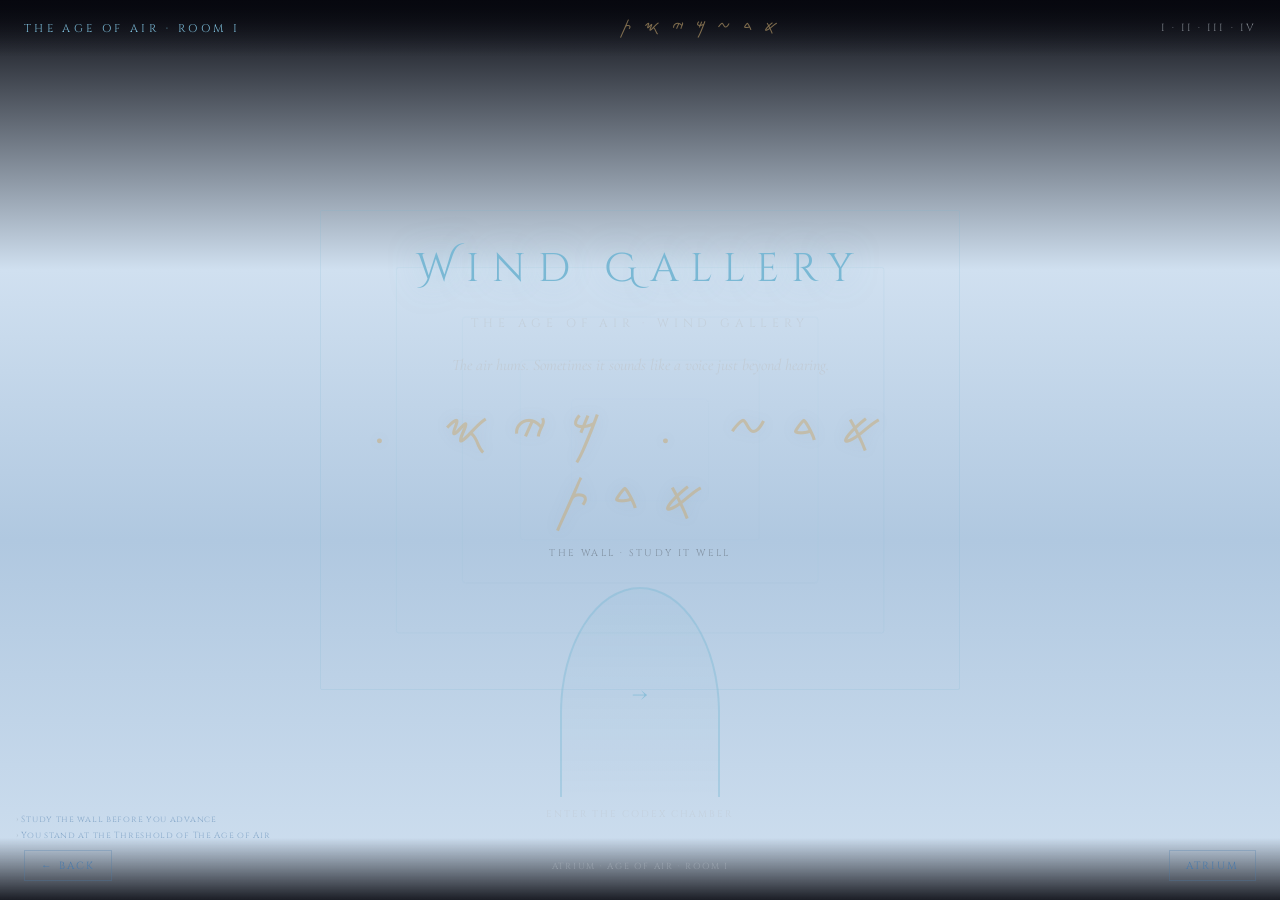
<file: game/air.html>
<!DOCTYPE html>
<html lang="en">
<head>
<meta charset="UTF-8">
<meta name="viewport" content="width=device-width, initial-scale=1.0">
<title>ADZMYST · The Age of Air</title>
<link href="https://fonts.googleapis.com/css2?family=Cinzel:wght@400;600;900&family=Cinzel+Decorative:wght@400;700&family=Cormorant+Garamond:ital,wght@0,300;0,400;1,300;1,400&display=swap" rel="stylesheet">
<style>
/* ── TOKENS (overridden by palette on load) ── */
:root {
  --void:       #07080f;
  --sky-deep:   #0a1428;
  --sky-mid:    #1a3050;
  --cerulean:   #4a7aaa;
  --age-accent: #7ab8d4;
  --age-pale:   #b8dce8;
  --silver:     #b8cce0;
  --breath:     #e8f2ff;
  --gold:       #c8a84a;
  --gold-dim:   #6a5830;
  --gold-glow:  rgba(200,168,74,0.35);
  --unlock:     #a8d890;
  --danger:     #c87070;
  --panel-bg:   rgba(10,18,40,0.88);
  --wall-bg:    rgba(15,28,55,0.6);
  --desk-wood:  #3a2a1a;
  --desk-top:   #4a3520;
  --ink-dark:   #1a1030;
}

*, *::before, *::after { box-sizing: border-box; margin: 0; padding: 0; }

html, body {
  width: 100%; height: 100%;
  overflow: hidden;
  background: var(--void);
  color: var(--breath);
  font-family: 'Cormorant Garamond', serif;
  user-select: none;
}

/* ── SKY ── */
#sky {
  position: fixed; inset: 0; z-index: 0;
  background: linear-gradient(180deg, var(--void) 0%, var(--sky-deep) 30%, var(--sky-mid) 60%, var(--sky-deep) 100%);
  animation: skybreath 20s ease-in-out infinite alternate;
}
@keyframes skybreath {
  0%   { filter: brightness(1) hue-rotate(0deg); }
  50%  { filter: brightness(1.12) hue-rotate(8deg); }
  100% { filter: brightness(0.92) hue-rotate(-5deg); }
}

/* Wind streaks */
.wind-streak {
  position: fixed; z-index: 1;
  height: 1px;
  background: linear-gradient(90deg, transparent, var(--age-pale), transparent);
  opacity: 0;
  pointer-events: none;
  animation: windpass var(--dur, 4s) ease-in-out var(--delay, 0s) infinite;
}
@keyframes windpass {
  0%   { opacity: 0; transform: translateX(-100vw); }
  15%  { opacity: 0.25; }
  85%  { opacity: 0.15; }
  100% { opacity: 0; transform: translateX(100vw); }
}

/* ── FADE ── */
#fade {
  position: fixed; inset: 0; z-index: 100;
  background: var(--void);
  opacity: 0; pointer-events: none;
  transition: opacity 0.6s ease;
}
#fade.active { opacity: 1; pointer-events: all; }

/* ── HUD ── */
#hud {
  position: fixed; top: 0; left: 0; right: 0; z-index: 50;
  padding: 1rem 1.5rem;
  display: flex; align-items: center; justify-content: space-between;
  background: linear-gradient(180deg, rgba(7,8,15,0.9) 0%, transparent 100%);
  pointer-events: none;
}
#hud-room {
  font-family: 'Cinzel', serif;
  font-size: 0.7rem; letter-spacing: 0.3em;
  color: var(--age-accent); text-transform: uppercase;
}
#hud-glyphs { font-size: 1.2rem; color: var(--gold); opacity: 0.6; letter-spacing: 0.2em; }
#hud-progress {
  font-family: 'Cinzel', serif;
  font-size: 0.65rem; letter-spacing: 0.2em;
  color: var(--silver); opacity: 0.6;
}

/* ── ROOMS ── */
.room {
  position: fixed; inset: 0; z-index: 10;
  display: none;
  flex-direction: column;
  align-items: center; justify-content: center;
}
.room.active { display: flex; }

/* ── ROOM 1 — THRESHOLD ── */
#room-threshold { perspective: 800px; }

.tunnel-frame {
  position: relative;
  width: min(640px, 92vw);
  height: min(480px, 70vh);
  transform-style: preserve-3d;
}

.tunnel-ring {
  position: absolute;
  border: 1px solid rgba(122,184,212,0.3);
  left: 50%; top: 50%;
  transform: translate(-50%, -50%) translateZ(var(--tz, 0px));
  transition: opacity 0.5s;
}

.threshold-content {
  position: relative; z-index: 5;
  display: flex; flex-direction: column;
  align-items: center; justify-content: center;
  gap: 1.2rem;
  text-align: center;
  padding: 2rem;
}

.room-title {
  font-family: 'Cinzel Decorative', serif;
  font-size: clamp(1.4rem, 4vw, 2.5rem);
  letter-spacing: 0.3em;
  color: var(--age-accent);
  text-shadow: 0 0 30px rgba(122,184,212,0.5);
}
.room-subtitle {
  font-family: 'Cinzel', serif;
  font-size: clamp(0.6rem, 1.2vw, 0.75rem);
  letter-spacing: 0.4em;
  text-transform: uppercase;
  color: var(--silver); opacity: 0.6;
}
.room-lore {
  font-size: clamp(0.85rem, 1.5vw, 1rem);
  line-height: 1.9; max-width: 400px;
  color: var(--silver); opacity: 0.75;
  font-style: italic;
}

.wall-clue {
  font-size: clamp(2rem, 5vw, 3.5rem);
  color: var(--gold); letter-spacing: 0.4em;
  opacity: 0.5;
  text-shadow: 0 0 15px var(--gold-glow);
  cursor: help;
  transition: opacity 0.3s;
}
.wall-clue:hover { opacity: 1; }
.wall-clue-label {
  font-family: 'Cinzel', serif;
  font-size: 0.6rem; letter-spacing: 0.25em;
  color: var(--gold-dim); text-transform: uppercase;
  margin-top: -0.5rem;
}

.passage-arch {
  width: clamp(100px, 18vw, 160px);
  height: clamp(130px, 24vw, 210px);
  border: 2px solid rgba(122,184,212,0.4);
  border-bottom: none;
  border-radius: 50% 50% 0 0 / 60% 60% 0 0;
  background: linear-gradient(180deg, rgba(122,184,212,0.08) 0%, transparent 100%);
  display: flex; align-items: center; justify-content: center;
  cursor: pointer;
  position: relative;
  transition: all 0.4s;
  margin-top: 0.5rem;
}
.passage-arch:hover {
  border-color: var(--age-accent);
  background: rgba(122,184,212,0.12);
  box-shadow: 0 0 30px rgba(122,184,212,0.2), inset 0 0 20px rgba(122,184,212,0.1);
}
.passage-arch::after {
  content: '→';
  font-size: 1.5rem;
  color: var(--age-accent); opacity: 0.7;
}
.passage-arch .arch-label {
  position: absolute; bottom: -1.5rem;
  font-family: 'Cinzel', serif;
  font-size: 0.6rem; letter-spacing: 0.2em;
  color: var(--silver); opacity: 0.5;
  text-transform: uppercase; white-space: nowrap;
}

/* ── ROOM 2 — CODEX CHAMBER ── */
#room-codex { gap: 1.5rem; padding: 1rem; }

.codex-header { text-align: center; }
.codex-title {
  font-family: 'Cinzel Decorative', serif;
  font-size: clamp(1.2rem, 3vw, 2rem);
  color: var(--gold);
  text-shadow: 0 0 20px var(--gold-glow);
  letter-spacing: 0.25em;
  margin-bottom: 0.3rem;
}
.codex-instruction {
  font-family: 'Cinzel', serif;
  font-size: 0.65rem; letter-spacing: 0.2em;
  color: var(--silver); opacity: 0.6;
  text-transform: uppercase;
}

.codex-layout {
  display: flex;
  align-items: flex-start;
  justify-content: center;
  gap: clamp(1rem, 3vw, 2.5rem);
  flex-wrap: wrap;
}

.codex-grid {
  display: grid;
  grid-template-columns: repeat(3, 1fr);
  gap: 6px;
}

.codex-cell {
  width: clamp(54px, 9vw, 80px);
  height: clamp(54px, 9vw, 80px);
  border: 1px solid rgba(122,184,212,0.25);
  background: rgba(10,18,40,0.7);
  display: flex; flex-direction: column;
  align-items: center; justify-content: center;
  gap: 2px;
  font-size: clamp(1.3rem, 2.8vw, 2rem);
  color: var(--gold-dim);
  cursor: pointer;
  transition: all 0.2s;
  position: relative;
}
.codex-cell .seq-num {
  position: absolute; top: 3px; left: 5px;
  font-family: 'Cinzel', serif;
  font-size: 0.45rem; letter-spacing: 0.05em;
  color: rgba(122,184,212,0.3);
}
.codex-cell .cell-name {
  font-family: 'Cinzel', serif;
  font-size: 0.38rem; letter-spacing: 0.05em;
  text-transform: uppercase;
  color: rgba(200,168,74,0.4);
}
.codex-cell.filled {
  border-color: var(--gold);
  background: rgba(200,168,74,0.12);
  color: var(--gold);
  box-shadow: 0 0 12px rgba(200,168,74,0.2);
}
.codex-cell.filled .cell-name { color: rgba(200,168,74,0.7); }
.codex-cell.correct {
  border-color: var(--unlock);
  background: rgba(168,216,144,0.12);
  color: var(--unlock);
  box-shadow: 0 0 16px rgba(168,216,144,0.25);
  animation: correctpulse 0.6s ease;
}
@keyframes correctpulse {
  0%   { transform: scale(1); }
  40%  { transform: scale(1.08); }
  100% { transform: scale(1); }
}
.codex-cell.wrong {
  border-color: var(--danger);
  animation: wrongshake 0.4s ease;
}
@keyframes wrongshake {
  0%, 100% { transform: translateX(0); }
  25%  { transform: translateX(-4px); }
  75%  { transform: translateX(4px); }
}

.rune-tray {
  display: flex; flex-direction: column; gap: 0.6rem;
}
.tray-label {
  font-family: 'Cinzel', serif;
  font-size: 0.6rem; letter-spacing: 0.2em;
  text-transform: uppercase;
  color: var(--silver); opacity: 0.5;
  text-align: center;
}
.rune-tray-grid {
  display: grid;
  grid-template-columns: repeat(4, 1fr);
  gap: 5px;
}
.rune-tile {
  width: clamp(42px, 7vw, 58px);
  height: clamp(42px, 7vw, 58px);
  background: rgba(15,25,50,0.8);
  border: 1px solid rgba(74,122,170,0.3);
  display: flex; flex-direction: column;
  align-items: center; justify-content: center;
  gap: 2px;
  cursor: pointer;
  transition: all 0.2s;
  font-size: clamp(1rem, 2vw, 1.4rem);
  color: var(--silver);
}
.rune-tile .rune-name {
  font-family: 'Cinzel', serif;
  font-size: 0.38rem; letter-spacing: 0.05em;
  text-transform: uppercase;
  color: var(--gold-dim);
}
.rune-tile:hover {
  border-color: var(--gold);
  color: var(--gold);
  background: rgba(200,168,74,0.1);
}
.rune-tile.active {
  border-color: var(--age-accent);
  color: var(--age-accent);
  background: rgba(122,184,212,0.1);
  box-shadow: 0 0 10px rgba(122,184,212,0.2);
}

.codex-clue {
  font-size: 0.82rem; line-height: 1.8; max-width: 520px;
  color: var(--silver); opacity: 0.65;
  font-style: italic; text-align: center;
}

.codex-feedback {
  font-family: 'Cinzel', serif;
  font-size: 0.7rem; letter-spacing: 0.15em;
  min-height: 1.2rem; text-align: center;
  transition: all 0.3s;
}
.codex-feedback.wrong { color: var(--danger); }
.codex-feedback.right { color: var(--unlock); }

.codex-progress {
  display: flex; gap: 4px; justify-content: center;
}
.prog-dot {
  width: 8px; height: 8px;
  border-radius: 50%;
  border: 1px solid rgba(200,168,74,0.3);
  background: transparent;
  transition: all 0.3s;
}
.prog-dot.filled { background: var(--gold); border-color: var(--gold); }
.prog-dot.correct { background: var(--unlock); border-color: var(--unlock); }

/* ── ROOM 3 — SCRIBE'S DESK ── */
#room-desk { gap: 1rem; padding: 1rem; }

.desk-header { text-align: center; }
.desk-title {
  font-family: 'Cinzel Decorative', serif;
  font-size: clamp(1.2rem, 3vw, 1.8rem);
  color: var(--gold);
  letter-spacing: 0.25em;
  text-shadow: 0 0 20px var(--gold-glow);
  margin-bottom: 0.2rem;
}
.desk-instruction {
  font-family: 'Cinzel', serif;
  font-size: 0.62rem; letter-spacing: 0.2em;
  text-transform: uppercase;
  color: var(--silver); opacity: 0.55;
}

.desk-scene {
  display: flex;
  flex-direction: column;
  align-items: center;
  gap: 1.2rem;
}

.desk-3d { perspective: 600px; perspective-origin: 50% 20%; }

.desk-surface {
  width: clamp(300px, 55vw, 520px);
  height: clamp(140px, 22vh, 200px);
  background: linear-gradient(160deg, #5a4025 0%, var(--desk-top) 40%, #3a2812 100%);
  border: 2px solid #6a4a28;
  border-radius: 4px 4px 0 0;
  transform: rotateX(28deg);
  transform-origin: bottom center;
  position: relative;
  box-shadow:
    0 20px 40px rgba(0,0,0,0.6),
    inset 0 1px 0 rgba(255,255,255,0.08),
    inset 0 -2px 8px rgba(0,0,0,0.4);
  display: flex;
  align-items: center;
  justify-content: space-around;
  padding: 1rem 1.5rem;
}

.desk-surface::before {
  content: '';
  position: absolute; inset: 0;
  background: repeating-linear-gradient(
    90deg,
    transparent 0px,
    transparent 18px,
    rgba(0,0,0,0.05) 18px,
    rgba(0,0,0,0.05) 19px
  );
  border-radius: inherit;
  pointer-events: none;
}

.desk-slot {
  width: clamp(55px, 9vw, 80px);
  height: clamp(55px, 9vw, 80px);
  border: 1.5px dashed rgba(200,168,74,0.25);
  border-radius: 4px;
  background: rgba(0,0,0,0.25);
  display: flex; flex-direction: column;
  align-items: center; justify-content: center;
  gap: 4px;
  transition: all 0.25s;
  position: relative;
  cursor: pointer;
}
.desk-slot .slot-label {
  font-family: 'Cinzel', serif;
  font-size: 0.38rem; letter-spacing: 0.1em;
  text-transform: uppercase;
  color: rgba(200,168,74,0.3);
  position: absolute; bottom: 3px;
}
.desk-slot.highlight {
  border-color: var(--age-accent);
  background: rgba(122,184,212,0.08);
  box-shadow: 0 0 12px rgba(122,184,212,0.2);
}
.desk-slot.filled {
  border-color: var(--gold);
  background: rgba(200,168,74,0.1);
  border-style: solid;
}
.desk-slot.correct-pos {
  border-color: var(--unlock);
  background: rgba(168,216,144,0.12);
  box-shadow: 0 0 14px rgba(168,216,144,0.25);
}
.desk-slot .slot-obj {
  font-size: clamp(1.4rem, 2.5vw, 2rem);
  pointer-events: none;
}

.object-shelf {
  display: flex;
  gap: clamp(0.8rem, 2vw, 1.5rem);
  align-items: center;
  justify-content: center;
  flex-wrap: wrap;
}

.shelf-object {
  display: flex; flex-direction: column;
  align-items: center; gap: 0.4rem;
  cursor: grab;
  transition: all 0.25s;
  padding: 0.6rem 0.8rem;
  border: 1px solid rgba(74,122,170,0.2);
  background: rgba(10,18,40,0.6);
  border-radius: 3px;
}
.shelf-object:hover {
  border-color: var(--gold);
  background: rgba(200,168,74,0.08);
  transform: translateY(-3px);
}
.shelf-object.selected {
  border-color: var(--age-accent);
  background: rgba(122,184,212,0.1);
  box-shadow: 0 0 14px rgba(122,184,212,0.25);
  transform: translateY(-4px);
  cursor: grabbing;
}
.shelf-object.placed {
  opacity: 0.3;
  cursor: not-allowed;
  transform: none;
}
.shelf-object .obj-icon { font-size: clamp(1.6rem, 3vw, 2.4rem); }
.shelf-object .obj-name {
  font-family: 'Cinzel', serif;
  font-size: 0.5rem; letter-spacing: 0.15em;
  text-transform: uppercase;
  color: var(--gold-dim);
}

.desk-clue {
  font-size: 0.85rem; line-height: 1.8;
  max-width: 480px; text-align: center;
  color: var(--silver); opacity: 0.65;
  font-style: italic;
}

.desk-feedback {
  font-family: 'Cinzel', serif;
  font-size: 0.7rem; letter-spacing: 0.15em;
  min-height: 1.2rem; text-align: center;
  transition: all 0.3s;
}
.desk-feedback.wrong { color: var(--danger); }
.desk-feedback.right { color: var(--unlock); }

.desk-actions {
  display: flex; gap: 0.8rem; justify-content: center;
}
.desk-btn {
  font-family: 'Cinzel', serif;
  font-size: 0.65rem; letter-spacing: 0.2em;
  text-transform: uppercase;
  padding: 0.5rem 1.4rem;
  border: 1px solid rgba(74,122,170,0.4);
  background: transparent; color: var(--cerulean);
  cursor: pointer; transition: all 0.25s;
}
.desk-btn:hover { border-color: var(--breath); color: var(--breath); }
.desk-btn.primary { border-color: var(--gold); color: var(--gold); }
.desk-btn.primary:hover { background: rgba(200,168,74,0.1); }

/* ── ROOM 4 — EXIT ── */
#room-exit { gap: 2rem; text-align: center; padding: 2rem; }

.exit-title {
  font-family: 'Cinzel Decorative', serif;
  font-size: clamp(1.5rem, 4vw, 3rem);
  color: var(--breath);
  letter-spacing: 0.3em;
  text-shadow: 0 0 40px var(--age-glow, rgba(122,184,212,0.6)), 0 0 80px var(--age-glow, rgba(122,184,212,0.3));
}
.exit-lore {
  font-size: clamp(0.9rem, 1.5vw, 1rem);
  line-height: 1.9; max-width: 440px;
  color: var(--silver); opacity: 0.75;
  font-style: italic;
}

.exit-portal {
  width: clamp(100px, 16vw, 160px);
  height: clamp(100px, 16vw, 160px);
  border-radius: 50%;
  border: 2px solid var(--age-accent);
  background: radial-gradient(circle, rgba(122,184,212,0.15) 0%, transparent 70%);
  display: flex; align-items: center; justify-content: center;
  font-size: 3rem;
  cursor: pointer;
  position: relative;
  box-shadow: 0 0 40px rgba(122,184,212,0.4), inset 0 0 30px rgba(122,184,212,0.1);
  animation: portalopen 3s ease-in-out infinite;
  transition: all 0.3s;
}
@keyframes portalopen {
  0%, 100% { box-shadow: 0 0 30px rgba(122,184,212,0.3), inset 0 0 20px rgba(122,184,212,0.08); }
  50%       { box-shadow: 0 0 60px rgba(122,184,212,0.6), inset 0 0 40px rgba(122,184,212,0.15); }
}
.exit-portal::after {
  content: '';
  position: absolute; inset: -4px;
  border-radius: 50%;
  border: 1px solid rgba(122,184,212,0.3);
  animation: portalspin 8s linear infinite;
}
@keyframes portalspin { to { transform: rotate(360deg); } }
.exit-portal:hover {
  transform: scale(1.06);
  box-shadow: 0 0 80px rgba(122,184,212,0.7);
}
.exit-label {
  font-family: 'Cinzel', serif;
  font-size: 0.65rem; letter-spacing: 0.3em;
  text-transform: uppercase;
  color: var(--age-accent); opacity: 0.7;
}

/* ── BOTTOM NAV ── */
#bottom-nav {
  position: fixed; bottom: 0; left: 0; right: 0; z-index: 50;
  padding: 0.8rem 1.5rem 1.2rem;
  display: flex; align-items: center; justify-content: space-between;
  background: linear-gradient(0deg, rgba(7,8,15,0.9) 0%, transparent 100%);
}
.b-btn {
  font-family: 'Cinzel', serif;
  font-size: 0.65rem; letter-spacing: 0.2em;
  text-transform: uppercase;
  padding: 0.45rem 1rem;
  border: 1px solid rgba(74,122,170,0.3);
  background: transparent; color: var(--cerulean);
  cursor: pointer; transition: all 0.25s;
}
.b-btn:hover { border-color: var(--silver); color: var(--breath); }
#breadcrumb {
  font-family: 'Cinzel', serif;
  font-size: 0.55rem; letter-spacing: 0.2em;
  color: var(--silver); opacity: 0.4;
  text-transform: uppercase;
}

/* ── LOG ── */
#log {
  position: fixed; bottom: 3.5rem; left: 1rem; z-index: 40;
  font-family: 'Cinzel', serif;
  font-size: 0.55rem; letter-spacing: 0.08em;
  color: var(--cerulean); opacity: 0.5;
  line-height: 1.8; pointer-events: none;
}
#log div::before { content: '›  '; color: var(--gold-dim); }
</style>
</head>
<body>

<div id="sky"></div>

<!-- Wind streaks -->
<div class="wind-streak" style="top:18%; width:60vw; left:0; --dur:5s; --delay:0s;"></div>
<div class="wind-streak" style="top:35%; width:80vw; left:0; --dur:7s; --delay:1.5s;"></div>
<div class="wind-streak" style="top:52%; width:45vw; left:0; --dur:4.5s; --delay:3s;"></div>
<div class="wind-streak" style="top:70%; width:70vw; left:0; --dur:6s; --delay:0.8s;"></div>
<div class="wind-streak" style="top:82%; width:55vw; left:0; --dur:5.5s; --delay:2s;"></div>

<div id="fade"></div>

<!-- HUD -->
<div id="hud">
  <div id="hud-room">The Age of Air · Room I</div>
  <div id="hud-glyphs"></div>
  <div id="hud-progress">I · II · III · IV</div>
</div>

<!-- ══ ROOM 1 — THRESHOLD ══ -->
<div class="room active" id="room-threshold">
  <div class="tunnel-frame">
    <div class="tunnel-ring" style="width:100%;height:100%;--tz:0px;opacity:0.6;border-radius:2px;"></div>
    <div class="tunnel-ring" style="width:82%;height:82%;--tz:-60px;opacity:0.4;border-radius:3px;"></div>
    <div class="tunnel-ring" style="width:64%;height:64%;--tz:-120px;opacity:0.25;border-radius:4px;"></div>
    <div class="tunnel-ring" style="width:46%;height:46%;--tz:-180px;opacity:0.15;border-radius:5px;"></div>
    <div class="tunnel-ring" style="width:28%;height:28%;--tz:-240px;opacity:0.08;border-radius:6px;"></div>

    <div class="threshold-content">
      <div class="room-title" id="threshold-title">The Threshold</div>
      <div class="room-subtitle" id="threshold-subtitle">The Age of Air · First Chamber</div>
      <div class="room-lore" id="threshold-lore"></div>

      <div class="wall-clue" id="wall-clue" title="The breath is the key"></div>
      <div class="wall-clue-label">The Wall · Study it well</div>

      <div class="passage-arch" onclick="Realm.goRoom(2)">
        <span class="arch-label">Enter the Codex Chamber</span>
      </div>
    </div>
  </div>
</div>

<!-- ══ ROOM 2 — CODEX CHAMBER ══ -->
<div class="room" id="room-codex">
  <div class="codex-header">
    <div class="codex-title" id="codex-title">The Codex of Nine</div>
    <div class="codex-instruction" id="codex-instruction">Select a rune · Place it in sequence</div>
  </div>

  <div class="codex-layout">
    <div>
      <div class="codex-grid" id="codex-grid"></div>
      <div class="codex-progress" id="codex-progress" style="margin-top:0.8rem;"></div>
    </div>

    <div class="rune-tray">
      <div class="tray-label">The Sacred Glyphs</div>
      <div class="rune-tray-grid" id="rune-tray-grid"></div>
      <div class="codex-feedback" id="codex-feedback"></div>
    </div>
  </div>

  <div class="codex-clue" id="codex-clue"></div>
</div>

<!-- ══ ROOM 3 — SCRIBE'S DESK ══ -->
<div class="room" id="room-desk">
  <div class="desk-header">
    <div class="desk-title" id="desk-title">The Scribe's Desk</div>
    <div class="desk-instruction" id="desk-instruction">Place each object in the correct order</div>
  </div>

  <div class="desk-scene">
    <div class="desk-3d">
      <div class="desk-surface" id="desk-surface"></div>
    </div>

    <div class="object-shelf" id="object-shelf"></div>

    <div class="desk-clue" id="desk-clue"></div>

    <div class="desk-feedback" id="desk-feedback"></div>

    <div class="desk-actions">
      <button class="desk-btn" onclick="Desk.clearDesk()">Clear</button>
      <button class="desk-btn primary" onclick="Desk.checkRitual()">Speak the Ritual</button>
    </div>
  </div>
</div>

<!-- ══ ROOM 4 — EXIT ══ -->
<div class="room" id="room-exit">
  <div class="exit-title" id="exit-title">The Age of Air — Traversed</div>
  <div class="exit-lore" id="exit-lore"></div>
  <div style="display:flex;flex-direction:column;align-items:center;gap:0.8rem;">
    <div class="exit-portal" onclick="Realm.returnToAtrium()" id="exit-icon">𓂝</div>
    <div class="exit-label">Return to the Atrium</div>
  </div>
</div>

<!-- Bottom nav -->
<div id="bottom-nav">
  <button class="b-btn" onclick="Realm.goBack()">← Back</button>
  <div id="breadcrumb">Atrium · Age of Air · Room I</div>
  <button class="b-btn" onclick="Realm.returnToAtrium()">Atrium</button>
</div>

<!-- Log -->
<div id="log" id="log-entries"></div>

<script>
// ═══════════════════════════════════════════════════════════════
// ADZMYST · AGE OF AIR · JSON-DRIVEN DUNGEON
// Loads canon from json/ folder. All Ages follow this pattern.
// ═══════════════════════════════════════════════════════════════

// ── GLOBAL DATA (loaded from JSON) ────────────────────────────
const AGE_ID = 'air';  // Change this for fire.html, earth.html, water.html
let GLYPHS = [];       // Full 22-glyph array from glyphs.json
let AGE = null;        // This Age's data from ages.json
let ITEMS = [];        // This Age's items from items.json
let ROOMS = [];        // This Age's room templates from rooms.json
let PALETTE = null;    // This Age's color palette from palettes.json
let sacredSeven = [];  // Indices of the 7 sacred glyphs

// ── DATA LOADER ───────────────────────────────────────────────
async function loadJSON(path) {
  const res = await fetch(path);
  if (!res.ok) throw new Error(`Failed to load ${path}: ${res.status}`);
  return res.json();
}

async function loadCanon() {
  try {
    const [glyphsData, agesData, itemsData, roomsData, palettesData] = await Promise.all([
      loadJSON('json/glyphs.json'),
      loadJSON('json/ages.json'),
      loadJSON('json/items.json'),
      loadJSON('json/rooms.json'),
      loadJSON('json/palettes.json'),
    ]);

    GLYPHS = glyphsData.glyphs;
    sacredSeven = glyphsData.meta.sacredSeven;

    // Find this Age
    AGE = agesData.ages.find(a => a.id === AGE_ID);
    if (!AGE) throw new Error(`Age "${AGE_ID}" not found in ages.json`);

    // This Age's items
    ITEMS = itemsData.items[AGE_ID] || [];

    // This Age's room templates
    ROOMS = roomsData.templates[AGE_ID] || [];

    // This Age's palette
    PALETTE = palettesData.palettes[AGE_ID] || palettesData.palettes.air;

    console.log(`[${AGE.name}] Canon loaded: ${GLYPHS.length} glyphs, ${ITEMS.length} items, ${ROOMS.length} room templates`);
    return true;
  } catch (err) {
    console.error(`[${AGE_ID}] Failed to load canon:`, err);
    return false;
  }
}

// ── APPLY PALETTE ─────────────────────────────────────────────
function applyPalette() {
  if (!PALETTE) return;
  const root = document.documentElement.style;
  root.setProperty('--sky-deep', PALETTE.secondary);
  root.setProperty('--sky-mid', PALETTE.accent);
  root.setProperty('--age-accent', PALETTE.portal);
  root.setProperty('--age-pale', PALETTE.silverBright);
  root.setProperty('--silver', PALETTE.silver);
  root.setProperty('--breath', PALETTE.silverBright);
  root.setProperty('--gold', PALETTE.gold);
  root.setProperty('--gold-dim', PALETTE.silverDark);
  root.setProperty('--unlock', PALETTE.unlock);
  root.setProperty('--danger', '#c87070');
  root.setProperty('--gold-glow', PALETTE.border.replace('0.3', '0.35'));
}

// ── PUZZLE DATA (derived from JSON) ───────────────────────────
// Codex solution: 9 glyph IDs forming a 3×3 grid
// Built from the Age's inscription pattern, repeated with variation
let CODEX_SOLUTION = [];

function buildCodexSolution() {
  // Air's codex: rows from the sacred seven, forming a 3×3 pattern
  // Row 1: Aleph(0)  Dalet(3)  Zayin(6)
  // Row 2: Mem(12)   Yod(9)    Samek(14)
  // Row 3: Aleph(0)  Dalet(3)  Taw(21)
  // Maps to: first three sacred in order, middle three, then first two + last
  const s = sacredSeven; // [0, 3, 6, 12, 9, 14, 21]
  CODEX_SOLUTION = [
    s[0], s[1], s[2],  // Row 1
    s[3], s[4], s[5],  // Row 2
    s[0], s[1], s[6],  // Row 3
  ];
}

// Desk solution: item IDs in left-to-right order
let DESK_OBJECTS = [];
let DESK_SOLUTION = [];

function buildDeskData() {
  // Air items: candle(light), book(word), inkwell(mark)
  // Solution order: as they appear in items.json
  DESK_OBJECTS = ITEMS.filter(item => item.useRoom === 'air-scribe-desk');
  if (DESK_OBJECTS.length >= 3) {
    DESK_SOLUTION = DESK_OBJECTS.slice(0, 3).map(item => item.id);
  }
}

// ── STATE ────────────────────────────────────────────────────
const S = {
  currentRoom: 1,
  codexCells: Array(9).fill(null),
  selectedRune: null,
  codexSolved: false,
  deskSlots: [null, null, null],
  selectedObj: null,
  deskSolved: false,

  save() {
    localStorage.setItem(`adzmyst_${AGE_ID}`, JSON.stringify({
      codexSolved: this.codexSolved,
      deskSolved: this.deskSolved,
      room: this.currentRoom,
    }));
  },
  load() {
    try {
      const d = JSON.parse(localStorage.getItem(`adzmyst_${AGE_ID}`) || '{}');
      if (d.codexSolved) this.codexSolved = true;
      if (d.deskSolved)  this.deskSolved  = true;
      if (d.room && d.room > 1) this.currentRoom = d.room;
    } catch(e) {}
  },
};

// ── LOGGING ──────────────────────────────────────────────────
const logLines = [];
function addLog(msg) {
  logLines.unshift(msg);
  if (logLines.length > 4) logLines.pop();
  document.getElementById('log').innerHTML =
    logLines.map(l => `<div>${l}</div>`).join('');
}

// ── CONTENT POPULATION (from JSON) ────────────────────────────
function populateContent() {
  // HUD
  document.getElementById('hud-glyphs').textContent =
    sacredSeven.map(i => GLYPHS[i].symbol).join(' ');

  // Threshold
  document.getElementById('threshold-title').textContent = ROOMS[0]?.name || 'The Threshold';
  document.getElementById('threshold-subtitle').textContent =
    `${AGE.name} · ${ROOMS[0]?.name || 'First Chamber'}`;
  document.getElementById('threshold-lore').textContent =
    ROOMS[0]?.atmosphere || AGE.lore;

  // Wall clue: the codex answer written out
  const wallGlyphs = buildWallClue();
  document.getElementById('wall-clue').textContent = wallGlyphs;
  document.getElementById('wall-clue').title = 'The breath is the key — read left to right, top to bottom';

  // Codex chamber
  document.getElementById('codex-title').textContent = ROOMS[1]?.name || 'The Codex Chamber';
  document.getElementById('codex-instruction').textContent =
    'Select a rune · Place it in sequence · Nine slots · The order was written on the wall';
  document.getElementById('codex-clue').textContent = buildCodexClue();

  // Desk
  document.getElementById('desk-title').textContent = ROOMS[2]?.name || "The Scribe's Desk";
  document.getElementById('desk-instruction').textContent =
    'Place each object in the correct ritual order · left to right · as the inscription demands';
  document.getElementById('desk-clue').textContent = buildDeskClue();

  // Exit
  document.getElementById('exit-title').textContent = `${AGE.name} — Traversed`;
  document.getElementById('exit-lore').textContent = buildExitLore();
  document.getElementById('exit-icon').textContent = AGE.icon;
}

function buildWallClue() {
  // Show the codex solution as a 3×3 display with row separators
  const s = CODEX_SOLUTION;
  if (s.length < 9) return '𐤀𐤃𐤆 · 𐤌𐤉𐤎 · 𐤀𐤃𐤕'; // fallback
  const row1 = s.slice(0, 3).map(i => GLYPHS[i].symbol).join('');
  const row2 = s.slice(3, 6).map(i => GLYPHS[i].symbol).join('');
  const row3 = s.slice(6, 9).map(i => GLYPHS[i].symbol).join('');
  return `${row1} · ${row2} · ${row3}`;
}

function buildCodexClue() {
  // Generate a poetic clue from the glyph meanings
  const s = CODEX_SOLUTION;
  if (s.length < 9) return '"Study the wall. The breath sets the order."';
  const r1 = s.slice(0, 3).map(i => GLYPHS[i].meaning.split('·')[0].trim()).join(', ');
  const r2 = s.slice(3, 6).map(i => GLYPHS[i].meaning.split('·')[0].trim()).join(', ');
  const r3 = s.slice(6, 9).map(i => GLYPHS[i].meaning.split('·')[0].trim()).join(', ');
  return `"Nine marks, three rows — the breath sets the order.
First row: ${r1}.
Second row: ${r2}.
Third row: ${r3}."`;
}

function buildDeskClue() {
  if (DESK_OBJECTS.length < 3) return '"Place the objects in the correct order."';
  const names = DESK_SOLUTION.map(id => {
    const obj = DESK_OBJECTS.find(o => o.id === id);
    return obj ? obj.desc : id;
  });
  return `"${names[0]} comes first. Then ${names[1]}. Finally ${names[2]} — in that order, the ritual is complete."`;
}

function buildExitLore() {
  return `You have read the wall. You have spoken the nine.
You have completed the ritual of ${AGE.name}.
The breath has passed through you and become language.
Return to the Atrium — the other Ages call.`;
}

// ── REALM NAV ────────────────────────────────────────────────
const Realm = {
  goRoom(n) {
    fade(() => {
      S.currentRoom = n;
      document.querySelectorAll('.room').forEach(r => r.classList.remove('active'));
      const ids = ['', 'room-threshold', 'room-codex', 'room-desk', 'room-exit'];
      document.getElementById(ids[n]).classList.add('active');
      updateHUD(n);
      S.save();
    });
  },

  goBack() {
    if (S.currentRoom > 1) this.goRoom(S.currentRoom - 1);
    else this.returnToAtrium();
  },

  returnToAtrium() {
    fade(() => {
      window.location.href = 'index.html';
    });
  },
};

function updateHUD(room) {
  const names = ['', ROOMS[0]?.name || 'The Threshold',
                    ROOMS[1]?.name || 'The Codex Chamber',
                    ROOMS[2]?.name || "The Scribe's Desk",
                    'The Exit'];
  const rooms = ['', 'I', 'II', 'III', 'IV'];
  document.getElementById('hud-room').textContent =
    `${AGE.name} · Room ${rooms[room]}`;
  document.getElementById('breadcrumb').textContent =
    `Atrium · ${AGE.name} · ${names[room]}`;

  const steps = ['I', 'II', 'III', 'IV'];
  document.getElementById('hud-progress').innerHTML =
    steps.map((s, i) => {
      const done = i + 1 < room;
      const cur  = i + 1 === room;
      const col  = done ? 'var(--unlock)' : cur ? 'var(--gold)' : 'rgba(184,204,224,0.3)';
      return `<span style="color:${col}">${s}</span>`;
    }).join(' · ');
}

function fade(fn) {
  const el = document.getElementById('fade');
  el.classList.add('active');
  setTimeout(() => { fn(); setTimeout(() => el.classList.remove('active'), 80); }, 500);
}

// ── CODEX ENGINE ─────────────────────────────────────────────
const Codex = {
  init() {
    this.buildGrid();
    this.buildTray();
    this.renderProgress();
  },

  buildGrid() {
    const grid = document.getElementById('codex-grid');
    grid.innerHTML = '';
    for (let i = 0; i < 9; i++) {
      const cell = document.createElement('div');
      cell.className = 'codex-cell';
      cell.id = `cell-${i}`;
      cell.innerHTML = `
        <span class="seq-num">${i + 1}</span>
        <span class="cell-glyph" style="font-size:inherit"></span>
        <span class="cell-name"></span>
      `;
      cell.addEventListener('click', () => Codex.placeRune(i));
      grid.appendChild(cell);
    }
    this.renderGrid();
  },

  buildTray() {
    const tray = document.getElementById('rune-tray-grid');
    tray.innerHTML = '';
    // Show only the sacred seven (or full 22 — you decide)
    const pool = sacredSeven.map(i => GLYPHS[i]);
    pool.forEach((g, displayIdx) => {
      const tile = document.createElement('div');
      tile.className = 'rune-tile';
      tile.id = `rtile-${g.id}`;
      tile.innerHTML = `${g.symbol}<span class="rune-name">${g.name}</span>`;
      tile.title = g.meaning;
      tile.addEventListener('click', () => Codex.selectRune(g.id));
      tray.appendChild(tile);
    });
  },

  selectRune(glyphId) {
    if (S.codexSolved) return;
    S.selectedRune = (S.selectedRune === glyphId) ? null : glyphId;
    document.querySelectorAll('.rune-tile').forEach(t => {
      t.classList.toggle('active', parseInt(t.id.replace('rtile-', '')) === S.selectedRune);
    });
    const fb = document.getElementById('codex-feedback');
    if (S.selectedRune !== null) {
      const g = GLYPHS.find(gl => gl.id === S.selectedRune);
      if (g) {
        fb.textContent = `${g.symbol} ${g.name} · ${g.meaning}`;
        fb.className = 'codex-feedback';
      }
    } else {
      fb.textContent = '';
    }
  },

  placeRune(cellIdx) {
    if (S.codexSolved) return;
    if (S.selectedRune === null) {
      if (S.codexCells[cellIdx] !== null) {
        S.codexCells[cellIdx] = null;
        this.renderGrid();
        this.renderProgress();
        addLog(`Cleared slot ${cellIdx + 1}`);
      }
      return;
    }
    S.codexCells[cellIdx] = S.selectedRune;
    this.renderGrid();
    this.renderProgress();
    if (S.codexCells.every(c => c !== null)) {
      setTimeout(() => this.validate(), 300);
    }
  },

  renderGrid() {
    for (let i = 0; i < 9; i++) {
      const cell  = document.getElementById(`cell-${i}`);
      const glyph = document.querySelector(`#cell-${i} .cell-glyph`);
      const name  = document.querySelector(`#cell-${i} .cell-name`);
      if (S.codexCells[i] !== null) {
        const g = GLYPHS.find(gl => gl.id === S.codexCells[i]);
        if (g) {
          glyph.textContent = g.symbol;
          name.textContent  = g.name;
        }
        cell.classList.add('filled');
        cell.classList.remove('correct', 'wrong');
      } else {
        glyph.textContent = '';
        name.textContent  = '';
        cell.classList.remove('filled', 'correct', 'wrong');
      }
    }
  },

  renderProgress() {
    const prog = document.getElementById('codex-progress');
    prog.innerHTML = S.codexCells.map((c, i) => {
      const cls = c !== null
        ? (S.codexSolved ? 'prog-dot correct' : 'prog-dot filled')
        : 'prog-dot';
      return `<div class="${cls}"></div>`;
    }).join('');
  },

  validate() {
    const correct = CODEX_SOLUTION.every((v, i) => v === S.codexCells[i]);
    const fb = document.getElementById('codex-feedback');

    if (correct) {
      for (let i = 0; i < 9; i++) {
        setTimeout(() => {
          document.getElementById(`cell-${i}`).classList.add('correct');
        }, i * 80);
      }
      fb.textContent = '𐤕 The nine are spoken true · The chamber opens';
      fb.className = 'codex-feedback right';
      S.codexSolved = true;
      this.renderProgress();
      S.save();
      addLog('Codex solved — passage opens');
      setTimeout(() => Realm.goRoom(3), 2000);
    } else {
      for (let i = 0; i < 9; i++) {
        if (S.codexCells[i] !== CODEX_SOLUTION[i]) {
          document.getElementById(`cell-${i}`).classList.add('wrong');
          setTimeout(() => document.getElementById(`cell-${i}`).classList.remove('wrong'), 600);
        }
      }
      fb.textContent = '𐤆 The sequence is wrong · The wall holds';
      fb.className = 'codex-feedback wrong';
      addLog('Wrong codex — the wall holds');
      setTimeout(() => {
        S.codexCells = Array(9).fill(null);
        S.selectedRune = null;
        this.renderGrid();
        this.renderProgress();
        document.querySelectorAll('.rune-tile').forEach(t => t.classList.remove('active'));
        fb.textContent = 'Study the wall again · Begin anew';
        fb.className = 'codex-feedback';
      }, 1000);
    }
  },
};

// ── DESK ENGINE ──────────────────────────────────────────────
const Desk = {
  init() {
    this.buildSlots();
    this.buildShelf();
  },

  buildSlots() {
    const surface = document.getElementById('desk-surface');
    const labels = ['Left · First', 'Centre · Second', 'Right · Third'];
    surface.innerHTML = '';
    for (let i = 0; i < 3; i++) {
      const slot = document.createElement('div');
      slot.className = 'desk-slot';
      slot.id = `dslot-${i}`;
      slot.innerHTML = `
        <span class="slot-obj"></span>
        <span class="slot-label">${labels[i]}</span>
      `;
      slot.addEventListener('click', () => Desk.placeOnSlot(i));
      surface.appendChild(slot);
    }
  },

  buildShelf() {
    const shelf = document.getElementById('object-shelf');
    shelf.innerHTML = '';
    DESK_OBJECTS.forEach(obj => {
      const el = document.createElement('div');
      el.className = 'shelf-object';
      el.id = `sobj-${obj.id}`;
      el.innerHTML = `
        <span class="obj-icon">${obj.glyph || '◆'}</span>
        <span class="obj-name">${obj.name}</span>
      `;
      el.title = obj.description;
      el.addEventListener('click', () => Desk.selectObject(obj.id));
      shelf.appendChild(el);
    });
  },

  selectObject(id) {
    if (S.deskSolved) return;
    if (S.deskSlots.includes(id)) return;
    S.selectedObj = (S.selectedObj === id) ? null : id;
    document.querySelectorAll('.shelf-object').forEach(el => {
      const elId = el.id.replace('sobj-', '');
      el.classList.toggle('selected', elId === S.selectedObj && !S.deskSlots.includes(elId));
    });
    const fb = document.getElementById('desk-feedback');
    if (S.selectedObj) {
      const obj = DESK_OBJECTS.find(o => o.id === S.selectedObj);
      fb.textContent = obj ? `${obj.name} selected · Click a slot to place it` : '';
      fb.className = 'desk-feedback';
    } else {
      fb.textContent = '';
    }
  },

  placeOnSlot(slotIdx) {
    if (S.deskSolved) return;
    if (!S.selectedObj) {
      if (S.deskSlots[slotIdx]) {
        const freed = S.deskSlots[slotIdx];
        S.deskSlots[slotIdx] = null;
        this.renderDesk();
        addLog(`Removed item from slot ${slotIdx + 1}`);
      }
      return;
    }
    if (S.deskSlots.includes(S.selectedObj)) return;
    S.deskSlots[slotIdx] = S.selectedObj;
    S.selectedObj = null;
    this.renderDesk();
    if (S.deskSlots.every(s => s !== null)) {
      setTimeout(() => this.checkRitual(), 300);
    }
  },

  renderDesk() {
    for (let i = 0; i < 3; i++) {
      const slot = document.getElementById(`dslot-${i}`);
      const obj = DESK_OBJECTS.find(o => o.id === S.deskSlots[i]);
      const iconEl = slot.querySelector('.slot-obj');
      if (obj) {
        iconEl.textContent = obj.glyph || obj.name.charAt(0);
        slot.classList.add('filled');
        slot.classList.remove('correct-pos', 'highlight');
      } else {
        iconEl.textContent = '';
        slot.classList.remove('filled', 'correct-pos');
        slot.classList.add('highlight');
      }
    }
    DESK_OBJECTS.forEach(obj => {
      const el = document.getElementById(`sobj-${obj.id}`);
      if (!el) return;
      if (S.deskSlots.includes(obj.id)) {
        el.classList.add('placed');
        el.classList.remove('selected');
      } else {
        el.classList.remove('placed');
      }
    });
    document.querySelectorAll('.shelf-object').forEach(el => {
      if (!el.classList.contains('placed')) el.classList.remove('selected');
    });
  },

  clearDesk() {
    S.deskSlots = [null, null, null];
    S.selectedObj = null;
    S.deskSolved = false;
    this.renderDesk();
    document.getElementById('desk-feedback').textContent = '';
    addLog('Desk cleared');
  },

  checkRitual() {
    const correct = DESK_SOLUTION.every((id, i) => id === S.deskSlots[i]);
    const fb = document.getElementById('desk-feedback');

    if (correct) {
      for (let i = 0; i < 3; i++) {
        setTimeout(() => {
          document.getElementById(`dslot-${i}`).classList.add('correct-pos');
        }, i * 150);
      }
      fb.textContent = '𐤕 The ritual is complete · The way opens';
      fb.className = 'desk-feedback right';
      S.deskSolved = true;
      S.save();
      addLog('Ritual complete — the exit opens');
      setTimeout(() => Realm.goRoom(4), 2200);
    } else {
      fb.textContent = '𐤆 The order is wrong · The breath is not complete';
      fb.className = 'desk-feedback wrong';
      addLog('Wrong ritual order — try again');
      setTimeout(() => {
        this.clearDesk();
        fb.textContent = 'Read the clue again';
        fb.className = 'desk-feedback';
      }, 1200);
    }
  },
};

// ── INIT ─────────────────────────────────────────────────────
async function init() {
  const ok = await loadCanon();
  if (!ok) {
    document.body.innerHTML = '<div style="display:flex;align-items:center;justify-content:center;height:100vh;color:var(--danger);font-family:Cinzel,serif;">Failed to load Age data. Return to the <a href="index.html" style="color:var(--gold);">Atrium</a>.</div>';
    return;
  }

  applyPalette();
  buildCodexSolution();
  buildDeskData();
  populateContent();

  S.load();
  Codex.init();
  Desk.init();

  // Restore to correct room
  if (S.currentRoom > 1) {
    const ids = ['', 'room-threshold', 'room-codex', 'room-desk', 'room-exit'];
    document.querySelectorAll('.room').forEach(r => r.classList.remove('active'));
    document.getElementById(ids[S.currentRoom]).classList.add('active');
    updateHUD(S.currentRoom);
  }

  if (S.codexSolved) {
    CODEX_SOLUTION.forEach((v, i) => S.codexCells[i] = v);
    Codex.renderGrid();
    Codex.renderProgress();
  }
  if (S.deskSolved) {
    DESK_SOLUTION.forEach((id, i) => S.deskSlots[i] = id);
    Desk.renderDesk();
  }

  addLog(`You stand at the Threshold of ${AGE.name}`);
  addLog('Study the wall before you advance');
}

document.addEventListener('keydown', e => {
  if (e.key === 'Escape') Realm.returnToAtrium();
  if (e.key === 'Backspace') Realm.goBack();
});

init();
</script>
</body>
</html>
</file>
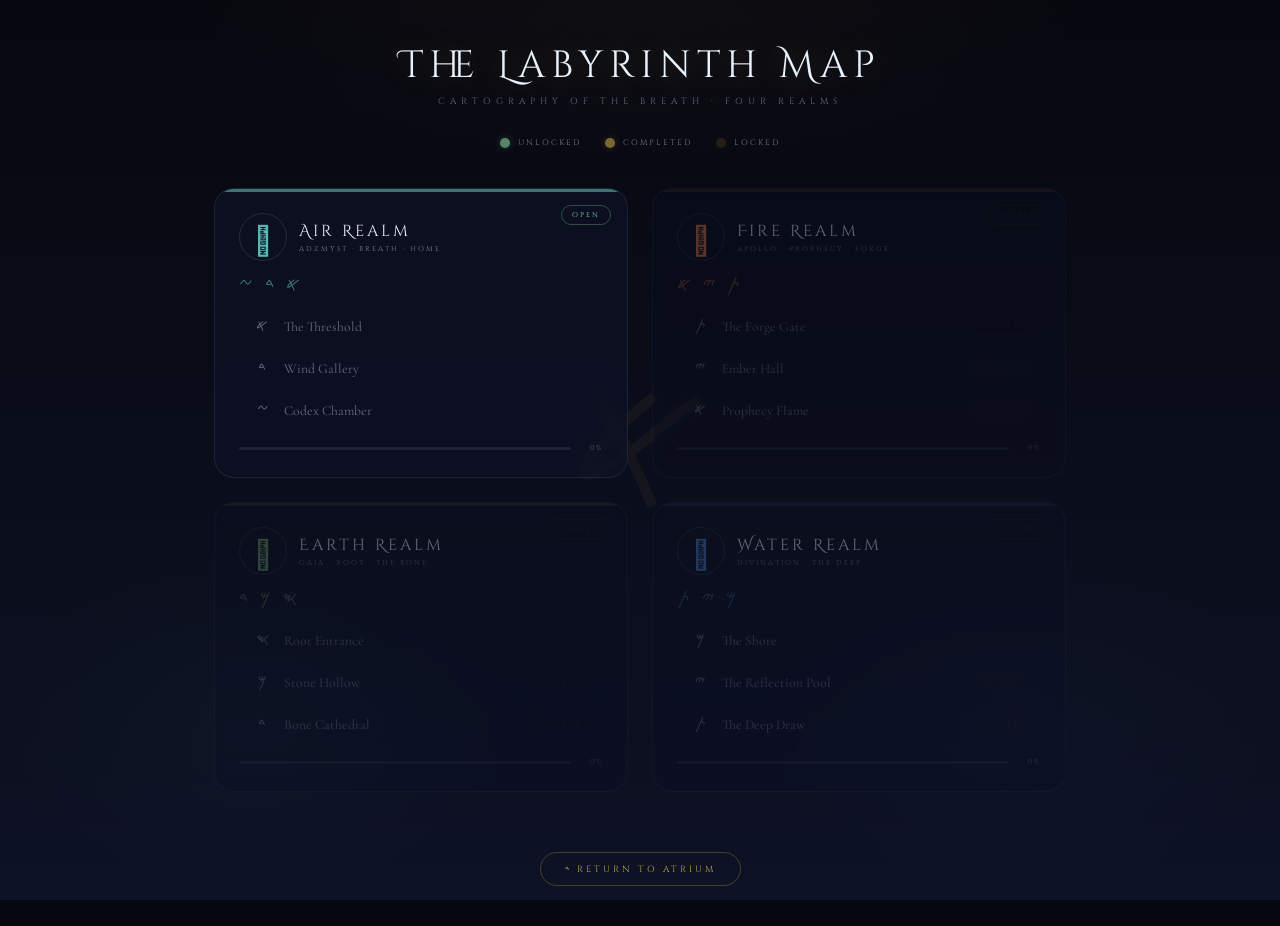
<file: game/map.html>
<!DOCTYPE html>
<html lang="en">
<head>
<meta charset="UTF-8">
<meta name="viewport" content="width=device-width, initial-scale=1.0">
<title>The Labyrinth Map · Adzmyst</title>
<link rel="preconnect" href="https://fonts.googleapis.com">
<link href="https://fonts.googleapis.com/css2?family=Cinzel:wght@400;600;900&family=Cinzel+Decorative:wght@400;700&family=Cormorant+Garamond:ital,wght@0,300;0,400;1,300;1,400&display=swap" rel="stylesheet">
<style>
  /* ═══════════════════════════════════════════════════════
     ADZMYST MAP — THE LABYRINTH CARTOGRAPHY
     Visual realm map · Room connections · Fast travel
     ═══════════════════════════════════════════════════════ */

  :root {
    --void:       #07080f;
    --deep:       #0d1225;
    --mid:        #1a2a4a;
    --silver:     #b8cce0;
    --breath:     #e8f2ff;
    --gold:       #c8a84a;
    --gold-dim:   #6a5830;
    --glyph-dim:  #4a3a2a;

    --air:        #5ab8b0;
    --air-dim:    #2a5854;
    --fire:       #d4784a;
    --fire-dim:    #6a3c25;
    --earth:      #6a9464;
    --earth-dim:  #354a32;
    --water:      #4a7ab8;
    --water-dim:  #253d5c;

    --unlock:     #8ad8a0;
    --locked:     #3a2a1a;
    --completed:  #c8a84a;
  }

  *, *::before, *::after { box-sizing: border-box; margin: 0; padding: 0; }

  html, body {
    width: 100%; height: 100%;
    overflow-x: hidden; overflow-y: auto;
    background: var(--void);
    color: var(--breath);
    font-family: 'Cormorant Garamond', serif;
    font-size: 16px;
  }

  /* ── AMBIENT ── */
  body::before {
    content: '';
    position: fixed; inset: 0; z-index: 0;
    background:
      radial-gradient(ellipse 60% 30% at 50% 0%, rgba(200,168,74,0.04) 0%, transparent 60%),
      radial-gradient(ellipse 40% 40% at 20% 80%, rgba(90,184,176,0.03) 0%, transparent 50%),
      radial-gradient(ellipse 40% 40% at 80% 80%, rgba(74,122,184,0.03) 0%, transparent 50%),
      linear-gradient(180deg, var(--void) 0%, var(--deep) 100%);
    pointer-events: none;
  }

  /* ── HEADER ── */
  #map-header {
    position: relative; z-index: 10;
    text-align: center;
    padding: 40px 20px 20px;
  }
  #map-header h1 {
    font-family: 'Cinzel Decorative', serif;
    font-size: clamp(1.6rem, 4vw, 2.4rem);
    font-weight: 400;
    letter-spacing: 6px;
    color: var(--breath);
    text-shadow: 0 0 30px rgba(200,168,74,0.3);
    margin-bottom: 4px;
  }
  #map-header .subtitle {
    font-family: 'Cinzel', serif;
    font-size: 9px;
    letter-spacing: 5px;
    text-transform: uppercase;
    color: var(--silver);
    opacity: 0.5;
  }

  /* ── LEGEND ── */
  #legend {
    position: relative; z-index: 10;
    display: flex; justify-content: center; gap: 24px;
    padding: 10px 20px 20px;
    flex-wrap: wrap;
  }
  .legend-item {
    display: flex; align-items: center; gap: 8px;
    font-family: 'Cinzel', serif;
    font-size: 8px; letter-spacing: 2px;
    text-transform: uppercase;
    color: var(--silver);
    opacity: 0.6;
  }
  .legend-dot {
    width: 10px; height: 10px; border-radius: 50%;
  }
  .legend-dot.unlocked  { background: var(--unlock); box-shadow: 0 0 8px rgba(138,216,160,0.4); }
  .legend-dot.locked    { background: var(--locked); }
  .legend-dot.completed { background: var(--completed); box-shadow: 0 0 8px rgba(200,168,74,0.4); }

  /* ── MAP GRID ── */
  #map-grid {
    position: relative; z-index: 10;
    display: grid;
    grid-template-columns: 1fr 1fr;
    grid-template-rows: 1fr 1fr;
    gap: 24px;
    max-width: 900px;
    margin: 0 auto;
    padding: 20px 24px 40px;
    min-height: 60vh;
  }

  @media (max-width: 700px) {
    #map-grid {
      grid-template-columns: 1fr;
      grid-template-rows: auto;
    }
  }

  /* ── REALM CARD ── */
  .realm-card {
    background: rgba(13, 18, 37, 0.7);
    border: 1px solid rgba(184,204,224,0.1);
    border-radius: 20px;
    padding: 24px;
    cursor: pointer;
    transition: all 0.4s cubic-bezier(0.4, 0, 0.2, 1);
    position: relative;
    overflow: hidden;
    backdrop-filter: blur(4px);
  }
  .realm-card:hover {
    transform: translateY(-4px);
    border-color: rgba(184,204,224,0.25);
  }
  .realm-card.locked {
    opacity: 0.4;
    cursor: not-allowed;
  }
  .realm-card.locked:hover {
    transform: none;
    border-color: rgba(184,204,224,0.1);
  }
  .realm-card.completed {
    border-color: rgba(200,168,74,0.3);
  }

  /* Realm accent border */
  .realm-card::before {
    content: '';
    position: absolute; top: 0; left: 0; right: 0; height: 3px;
    border-radius: 20px 20px 0 0;
    opacity: 0.6;
  }
  .realm-card.air::before   { background: var(--air); }
  .realm-card.fire::before  { background: var(--fire); }
  .realm-card.earth::before { background: var(--earth); }
  .realm-card.water::before { background: var(--water); }
  .realm-card.locked::before { opacity: 0.2; }

  /* Realm header */
  .realm-card-header {
    display: flex; align-items: center; gap: 12px;
    margin-bottom: 12px;
  }
  .realm-icon {
    font-size: 2rem;
    width: 48px; height: 48px;
    display: flex; align-items: center; justify-content: center;
    border-radius: 50%;
    border: 1px solid rgba(184,204,224,0.15);
  }
  .realm-card.air .realm-icon   { color: var(--air); }
  .realm-card.fire .realm-icon  { color: var(--fire); }
  .realm-card.earth .realm-icon { color: var(--earth); }
  .realm-card.water .realm-icon { color: var(--water); }

  .realm-info h3 {
    font-family: 'Cinzel Decorative', serif;
    font-size: 1rem;
    font-weight: 400;
    letter-spacing: 3px;
    color: var(--breath);
    margin-bottom: 2px;
  }
  .realm-info .realm-subtitle {
    font-family: 'Cinzel', serif;
    font-size: 7px;
    letter-spacing: 2px;
    text-transform: uppercase;
    opacity: 0.5;
  }

  /* Realm glyphs */
  .realm-glyphs {
    font-size: 1.2rem;
    letter-spacing: 4px;
    margin-bottom: 12px;
    opacity: 0.6;
  }
  .realm-card.air .realm-glyphs   { color: var(--air); }
  .realm-card.fire .realm-glyphs  { color: var(--fire); }
  .realm-card.earth .realm-glyphs { color: var(--earth); }
  .realm-card.water .realm-glyphs { color: var(--water); }

  /* Room list */
  .room-list {
    display: flex; flex-direction: column; gap: 8px;
    margin-bottom: 16px;
  }
  .room-item {
    display: flex; align-items: center; gap: 10px;
    font-size: 0.85rem;
    color: var(--silver);
    opacity: 0.5;
    padding: 6px 10px;
    border-radius: 8px;
    border: 1px solid transparent;
    transition: all 0.3s;
    cursor: pointer;
    text-decoration: none;
  }
  .room-item:hover {
    opacity: 0.9;
    border-color: rgba(184,204,224,0.15);
    background: rgba(184,204,224,0.03);
  }
  .room-item .room-glyph {
    font-size: 1rem;
    width: 24px; text-align: center;
  }
  .room-item .room-name {
    flex: 1;
  }
  .room-item .room-status {
    font-family: 'Cinzel', serif;
    font-size: 7px;
    letter-spacing: 2px;
    text-transform: uppercase;
    padding: 2px 8px;
    border-radius: 10px;
  }
  .room-status.complete {
    color: var(--completed);
    border: 1px solid rgba(200,168,74,0.3);
  }
  .room-status.locked {
    color: var(--locked);
    border: 1px solid rgba(58,42,26,0.4);
  }

  /* Progress bar */
  .realm-progress {
    display: flex; align-items: center; gap: 8px;
  }
  .progress-bar {
    flex: 1; height: 3px;
    background: rgba(184,204,224,0.1);
    border-radius: 2px;
    overflow: hidden;
  }
  .progress-fill {
    height: 100%;
    border-radius: 2px;
    transition: width 0.6s ease;
  }
  .realm-card.air .progress-fill   { background: var(--air); }
  .realm-card.fire .progress-fill  { background: var(--fire); }
  .realm-card.earth .progress-fill { background: var(--earth); }
  .realm-card.water .progress-fill { background: var(--water); }
  .progress-label {
    font-family: 'Cinzel', serif;
    font-size: 7px; letter-spacing: 2px;
    text-transform: uppercase;
    opacity: 0.4;
    min-width: 24px;
    text-align: right;
  }

  /* Status badge */
  .realm-badge {
    position: absolute; top: 16px; right: 16px;
    font-family: 'Cinzel', serif;
    font-size: 7px; letter-spacing: 2px;
    text-transform: uppercase;
    padding: 4px 10px;
    border-radius: 12px;
  }
  .realm-badge.open      { color: var(--unlock); border: 1px solid rgba(138,216,160,0.3); }
  .realm-badge.locked    { color: var(--locked); border: 1px solid rgba(58,42,26,0.4); }
  .realm-badge.completed { color: var(--completed); border: 1px solid rgba(200,168,74,0.3); }

  /* ── CENTER COMPASS ── */
  #center-compass {
    position: fixed;
    top: 50%; left: 50%;
    transform: translate(-50%, -50%);
    z-index: 5;
    pointer-events: none;
    opacity: 0.06;
    font-size: 12rem;
    color: var(--gold);
    animation: compassRotate 60s linear infinite;
  }
  @keyframes compassRotate {
    from { transform: translate(-50%, -50%) rotate(0deg); }
    to   { transform: translate(-50%, -50%) rotate(360deg); }
  }

  /* ── RETURN ── */
  #return-bar {
    position: relative; z-index: 10;
    text-align: center;
    padding: 20px 20px 40px;
  }
  #return-btn {
    font-family: 'Cinzel', serif;
    font-size: 9px; letter-spacing: 3px;
    text-transform: uppercase;
    padding: 10px 24px;
    border: 1px solid rgba(200,168,74,0.3);
    background: transparent;
    color: var(--gold);
    cursor: pointer;
    transition: all 0.3s;
    border-radius: 20px;
  }
  #return-btn:hover {
    background: rgba(200,168,74,0.08);
    border-color: var(--gold);
    box-shadow: 0 0 20px rgba(200,168,74,0.15);
  }

  /* ── TOOLTIP ── */
  #tooltip {
    position: fixed; z-index: 50;
    padding: 6px 12px;
    background: rgba(7,8,15,0.95);
    border: 1px solid rgba(200,168,74,0.3);
    font-family: 'Cinzel', serif;
    font-size: 8px; letter-spacing: 2px;
    color: var(--silver);
    pointer-events: none;
    opacity: 0;
    transition: opacity 0.2s;
    text-transform: uppercase;
    border-radius: 4px;
  }
  #tooltip.show { opacity: 1; }
</style>
</head>
<body>

<!-- Center compass rose -->
<div id="center-compass">𐤀</div>

<!-- Header -->
<div id="map-header">
  <h1>The Labyrinth Map</h1>
  <div class="subtitle">Cartography of the Breath · Four Realms</div>
</div>

<!-- Legend -->
<div id="legend">
  <div class="legend-item"><span class="legend-dot unlocked"></span> Unlocked</div>
  <div class="legend-item"><span class="legend-dot completed"></span> Completed</div>
  <div class="legend-item"><span class="legend-dot locked"></span> Locked</div>
</div>

<!-- Map Grid -->
<div id="map-grid">
  <!-- Populated by JavaScript -->
</div>

<!-- Tooltip -->
<div id="tooltip"></div>

<!-- Return bar -->
<div id="return-bar">
  <button id="return-btn">𐤃 Return to Atrium</button>
</div>

<script>
// ═══════════════════════════════════════════════════════════
// ADZMYST MAP — LABYRINTH CARTOGRAPHY
// Reads realm JSONs · Renders map · Fast travel
// ═══════════════════════════════════════════════════════════

// ── REALM DEFINITIONS (will be replaced by JSON fetches) ──
const REALM_DEFS = {
  air: {
    id: 'air',
    name: 'Air Realm',
    subtitle: 'Adzmyst · Breath · Home',
    icon: '𓂝',
    glyph: '𐤀',
    glyphs: '𐤀 𐤃 𐤆',
    color: '#5ab8b0',
    rooms: [
      { id: 'air_01', name: 'The Threshold', glyph: '𐤀' },
      { id: 'air_02', name: 'Wind Gallery', glyph: '𐤃' },
      { id: 'air_03', name: 'Codex Chamber', glyph: '𐤆' },
    ],
    page: 'air/index.html'
  },
  fire: {
    id: 'fire',
    name: 'Fire Realm',
    subtitle: 'Apollo · Prophecy · Forge',
    icon: '𓇋',
    glyph: '𐤕',
    glyphs: '𐤕 𐤉 𐤀',
    color: '#d4784a',
    rooms: [
      { id: 'fire_01', name: 'The Forge Gate', glyph: '𐤕' },
      { id: 'fire_02', name: 'Ember Hall', glyph: '𐤉' },
      { id: 'fire_03', name: 'Prophecy Flame', glyph: '𐤀' },
    ],
    page: 'fire/index.html'
  },
  earth: {
    id: 'earth',
    name: 'Earth Realm',
    subtitle: 'Gaia · Root · The Bone',
    icon: '𓌹',
    glyph: '𐤎',
    glyphs: '𐤎 𐤌 𐤃',
    color: '#6a9464',
    rooms: [
      { id: 'earth_01', name: 'Root Entrance', glyph: '𐤎' },
      { id: 'earth_02', name: 'Stone Hollow', glyph: '𐤌' },
      { id: 'earth_03', name: 'Bone Cathedral', glyph: '𐤃' },
    ],
    page: 'earth/index.html'
  },
  water: {
    id: 'water',
    name: 'Water Realm',
    subtitle: 'Divination · The Deep',
    icon: '𓏏',
    glyph: '𐤌',
    glyphs: '𐤌 𐤉 𐤕',
    color: '#4a7ab8',
    rooms: [
      { id: 'water_01', name: 'The Shore', glyph: '𐤌' },
      { id: 'water_02', name: 'The Reflection Pool', glyph: '𐤉' },
      { id: 'water_03', name: 'The Deep Draw', glyph: '𐤕' },
    ],
    page: 'water/index.html'
  }
};

// ── STATE ──────────────────────────────────────────────────
const MapState = {
  unlockedRealms: ['air'],
  completedRealms: [],
  completedRooms: {},
  realmProgress: {},

  load() {
    try {
      // Load from game hub save
      const hubRaw = localStorage.getItem('adzmyst_game_hub');
      if (hubRaw) {
        const data = JSON.parse(hubRaw);
        this.unlockedRealms = data.unlockedRealms || ['air'];
      }

      // Load from atrium save
      const atriumRaw = localStorage.getItem('adzmyst_atrium_save');
      if (atriumRaw) {
        const data = JSON.parse(atriumRaw);
        if (data.unlocked) {
          Object.keys(data.unlocked).forEach(key => {
            if (REALM_DEFS[key] && data.unlocked[key] && !this.unlockedRealms.includes(key)) {
              this.unlockedRealms.push(key);
            }
          });
        }
      }

      // Load per-realm saves
      Object.keys(REALM_DEFS).forEach(realmId => {
        try {
          const realmRaw = localStorage.getItem(`adzmyst_${realmId}_save`);
          if (realmRaw) {
            const data = JSON.parse(realmRaw);
            this.completedRooms[realmId] = data.completedRooms || [];
            if (data.airComplete || data.realmComplete) {
              this.completedRealms.push(realmId);
            }
          }
        } catch(e) {}
      });

      // Calculate progress
      Object.keys(REALM_DEFS).forEach(realmId => {
        const total = REALM_DEFS[realmId].rooms.length;
        const completed = (this.completedRooms[realmId] || []).length;
        this.realmProgress[realmId] = total > 0 ? Math.round((completed / total) * 100) : 0;
        // If all rooms complete, mark realm complete
        if (completed >= total && !this.completedRealms.includes(realmId)) {
          this.completedRealms.push(realmId);
        }
      });

    } catch(e) {
      console.warn('[Map] Could not load state:', e);
    }
  }
};

// ── RENDER ─────────────────────────────────────────────────
function renderMap() {
  const grid = document.getElementById('map-grid');
  grid.innerHTML = '';

  Object.values(REALM_DEFS).forEach(realm => {
    const isUnlocked = MapState.unlockedRealms.includes(realm.id);
    const isCompleted = MapState.completedRealms.includes(realm.id);
    const progress = MapState.realmProgress[realm.id] || 0;

    const card = document.createElement('div');
    card.className = `realm-card ${realm.id}`;
    if (!isUnlocked) card.classList.add('locked');
    if (isCompleted) card.classList.add('completed');

    // Badge
    let badgeText = 'LOCKED';
    let badgeClass = 'locked';
    if (isCompleted) {
      badgeText = 'COMPLETED';
      badgeClass = 'completed';
    } else if (isUnlocked) {
      badgeText = 'OPEN';
      badgeClass = 'open';
    }

    card.innerHTML = `
      <div class="realm-badge ${badgeClass}">${badgeText}</div>
      
      <div class="realm-card-header">
        <div class="realm-icon">${realm.icon}</div>
        <div class="realm-info">
          <h3>${realm.name}</h3>
          <div class="realm-subtitle">${realm.subtitle}</div>
        </div>
      </div>
      
      <div class="realm-glyphs">${realm.glyphs}</div>
      
      <div class="room-list">
        ${realm.rooms.map(room => {
          const roomCompleted = (MapState.completedRooms[realm.id] || []).includes(room.id);
          const roomLocked = !isUnlocked;
          return `
            <div class="room-item" data-realm="${realm.id}" data-room="${room.id}">
              <span class="room-glyph">${room.glyph}</span>
              <span class="room-name">${room.name}</span>
              <span class="room-status ${roomCompleted ? 'complete' : (roomLocked ? 'locked' : '')}">
                ${roomCompleted ? 'DONE' : (roomLocked ? 'LOCKED' : '')}
              </span>
            </div>
          `;
        }).join('')}
      </div>

      <div class="realm-progress">
        <div class="progress-bar">
          <div class="progress-fill" style="width:${progress}%"></div>
        </div>
        <div class="progress-label">${progress}%</div>
      </div>
    `;

    // Click on card to enter realm
    if (isUnlocked) {
      card.addEventListener('click', (e) => {
        // Don't navigate if clicking a specific room
        if (e.target.closest('.room-item')) return;
        navigateToRealm(realm.id);
      });
    }

    // Room item clicks
    card.querySelectorAll('.room-item').forEach(item => {
      item.addEventListener('click', (e) => {
        e.stopPropagation();
        const roomId = item.dataset.room;
        navigateToRoom(realm.id, roomId);
      });

      item.addEventListener('mouseenter', (e) => {
        const tooltip = document.getElementById('tooltip');
        const rect = item.getBoundingClientRect();
        const isRoomComplete = (MapState.completedRooms[realm.id] || []).includes(item.dataset.room);
        tooltip.textContent = isRoomComplete ? 'Room Complete' : (isUnlocked ? 'Click to enter' : 'Locked');
        tooltip.style.left = (rect.left + rect.width / 2 - 50) + 'px';
        tooltip.style.top = (rect.top - 32) + 'px';
        tooltip.classList.add('show');
      });

      item.addEventListener('mouseleave', () => {
        document.getElementById('tooltip').classList.remove('show');
      });
    });

    grid.appendChild(card);
  });
}

// ── NAVIGATION ─────────────────────────────────────────────
function navigateToRealm(realmId) {
  const realm = REALM_DEFS[realmId];
  if (!MapState.unlockedRealms.includes(realmId)) return;
  
  // Go to game hub with realm parameter
  window.location.href = `index.html?realm=${realmId}`;
}

function navigateToRoom(realmId, roomId) {
  if (!MapState.unlockedRealms.includes(realmId)) return;
  
  // Navigate to game hub with realm and room
  window.location.href = `index.html?realm=${realmId}&room=${roomId}`;
}

// ── INIT ───────────────────────────────────────────────────
function init() {
  MapState.load();
  renderMap();

  // Return button
  document.getElementById('return-btn').addEventListener('click', () => {
    window.location.href = '../index.html';
  });

  // Keyboard shortcuts
  document.addEventListener('keydown', (e) => {
    if (e.key === 'Escape') window.location.href = '../index.html';
  });

  console.log('[Map] Labyrinth cartography ready.');
  console.log(`[Map] Unlocked: ${MapState.unlockedRealms.join(', ')}`);
  console.log(`[Map] Completed: ${MapState.completedRealms.join(', ') || 'none'}`);
}

init();
</script>
</body>
</html>
</file>
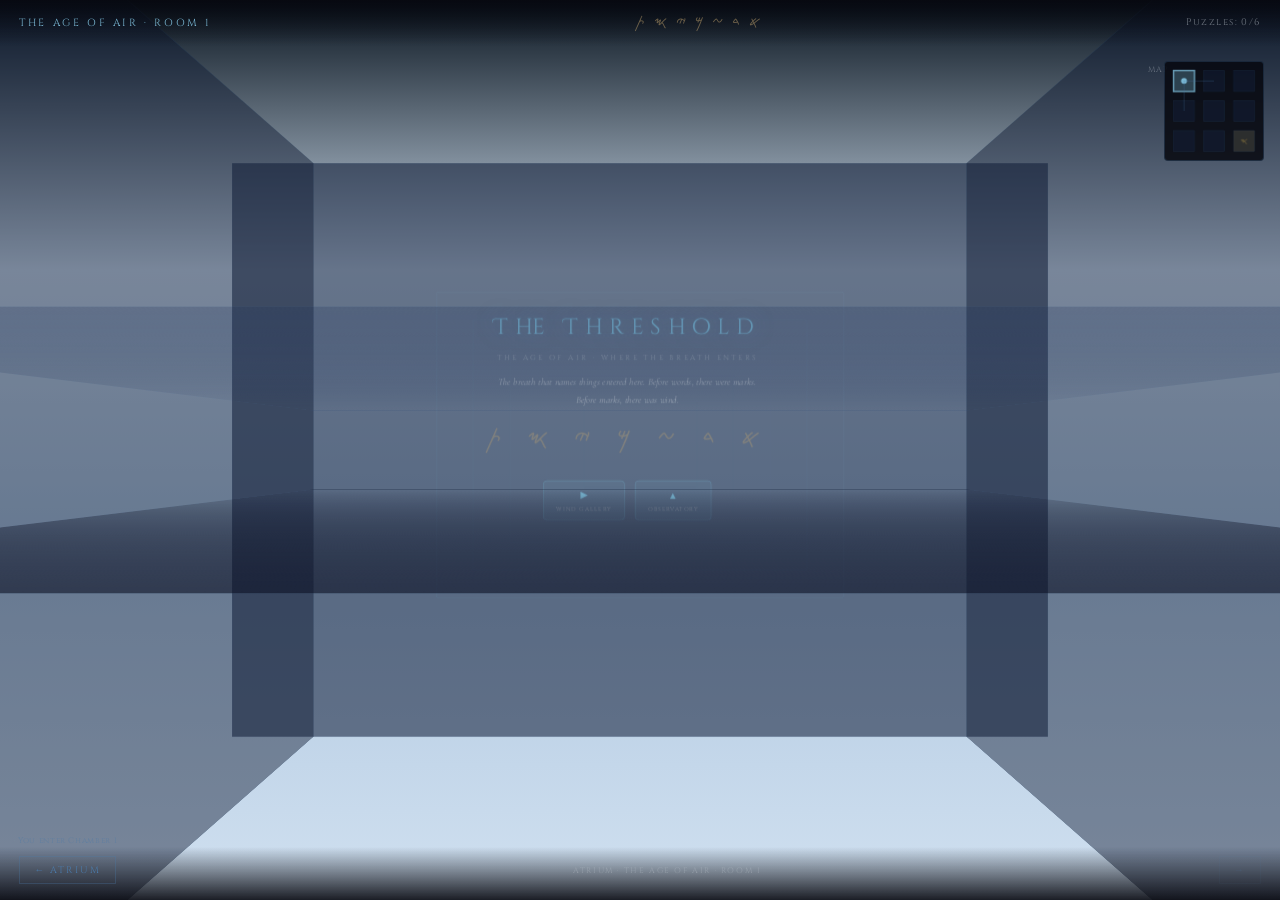
<file: game/air/air_01.html>
<!DOCTYPE html>
<html lang="en">
<head>
<meta charset="UTF-8">
<meta name="viewport" content="width=device-width, initial-scale=1.0">
<title>ADZMYST · Air · Threshold</title>
<link rel="stylesheet" href="air-base.css">
<style>
  .tunnel-frame {
    position: relative;
    width: min(640px, 92vw);
    height: min(480px, 70vh);
    transform-style: preserve-3d;
    margin-bottom: 1rem;
  }
  .tunnel-ring {
    position: absolute;
    border: 1px solid rgba(122,184,212,0.25);
    left: 50%; top: 50%;
    transform: translate(-50%, -50%) translateZ(var(--tz, 0px));
    border-radius: 3px;
  }
</style>
</head>
<body>

<div id="sky"></div>
<div id="wind-streaks"></div>
<div id="fade"></div>

<div id="hud">
  <div id="hud-room">Air · Threshold</div>
  <div id="hud-glyphs"></div>
  <div id="hud-progress">Puzzles: 0/6</div>
</div>

<button id="minimap-toggle" onclick="document.getElementById('minimap-container').classList.toggle('visible')">Map</button>
<div id="minimap-container" class="visible">
  <canvas id="minimap-canvas" width="92" height="92"></canvas>
</div>

<div id="viewport">
  <div id="scene">
    <div class="face face-north" id="face-north"></div>
    <div class="face face-south" id="face-south"></div>
    <div class="face face-east"  id="face-east"></div>
    <div class="face face-west"  id="face-west"></div>
    <div class="face face-floor" id="face-floor"></div>
    <div class="face face-ceiling" id="face-ceiling"></div>
  </div>
</div>

<div id="bottom-nav">
  <button class="b-btn" onclick="returnToAtrium()">← Atrium</button>
  <div id="breadcrumb">Atrium · Air · Threshold</div>
  <button class="b-btn" disabled style="opacity:0.2;">→</button>
</div>

<div id="log"></div>

<script>
ROOM_ID = 1;
ROOM_TEMPLATE = 'air-threshold';
EXITS = { north: 'air_04.html', south: null, east: 'air_02.html', west: null };
PUZZLE_TYPE = null;
PUZZLE = null;
</script>

<script src="engine.js"></script>
<script>
buildRoom = function() {
  const north = document.getElementById('face-north');
  const template = ROOM_TEMPLATES.find(t => t.id === ROOM_TEMPLATE);
  const roomData = template || { name: 'The Threshold', atmosphere: '' };
  const sacredStr = sacredSeven.map(i => GLYPHS[i]?.symbol || '?').join(' ');

  north.innerHTML = `
    <div class="tunnel-frame">
      <div class="tunnel-ring" style="width:100%;height:100%;--tz:0px;opacity:0.5;"></div>
      <div class="tunnel-ring" style="width:82%;height:82%;--tz:-60px;opacity:0.35;"></div>
      <div class="tunnel-ring" style="width:64%;height:64%;--tz:-120px;opacity:0.2;"></div>
      <div class="tunnel-ring" style="width:46%;height:46%;--tz:-180px;opacity:0.12;"></div>
      <div class="tunnel-ring" style="width:28%;height:28%;--tz:-240px;opacity:0.06;"></div>

      <div class="room-content">
        <div class="room-title">${roomData.name}</div>
        <div class="room-subtitle">${AGE?.name || 'Air'} · Where the breath enters</div>
        <div class="room-lore">${roomData.atmosphere || 'The breath that names things entered here. Before words, there were marks. Before marks, there was wind.'}</div>
        <div class="room-glyph-wall">${sacredStr}</div>

        <div class="exits-row">
          <div class="exit-arch" onclick="navigate('east')">
            <span class="exit-icon">►</span>
            <span class="exit-label">Wind Gallery</span>
          </div>
          <div class="exit-arch" onclick="navigate('north')">
            <span class="exit-icon">▲</span>
            <span class="exit-label">Observatory</span>
          </div>
        </div>
      </div>
    </div>
  `;
};

initEngine();
</script>
</body>
</html>
</file>
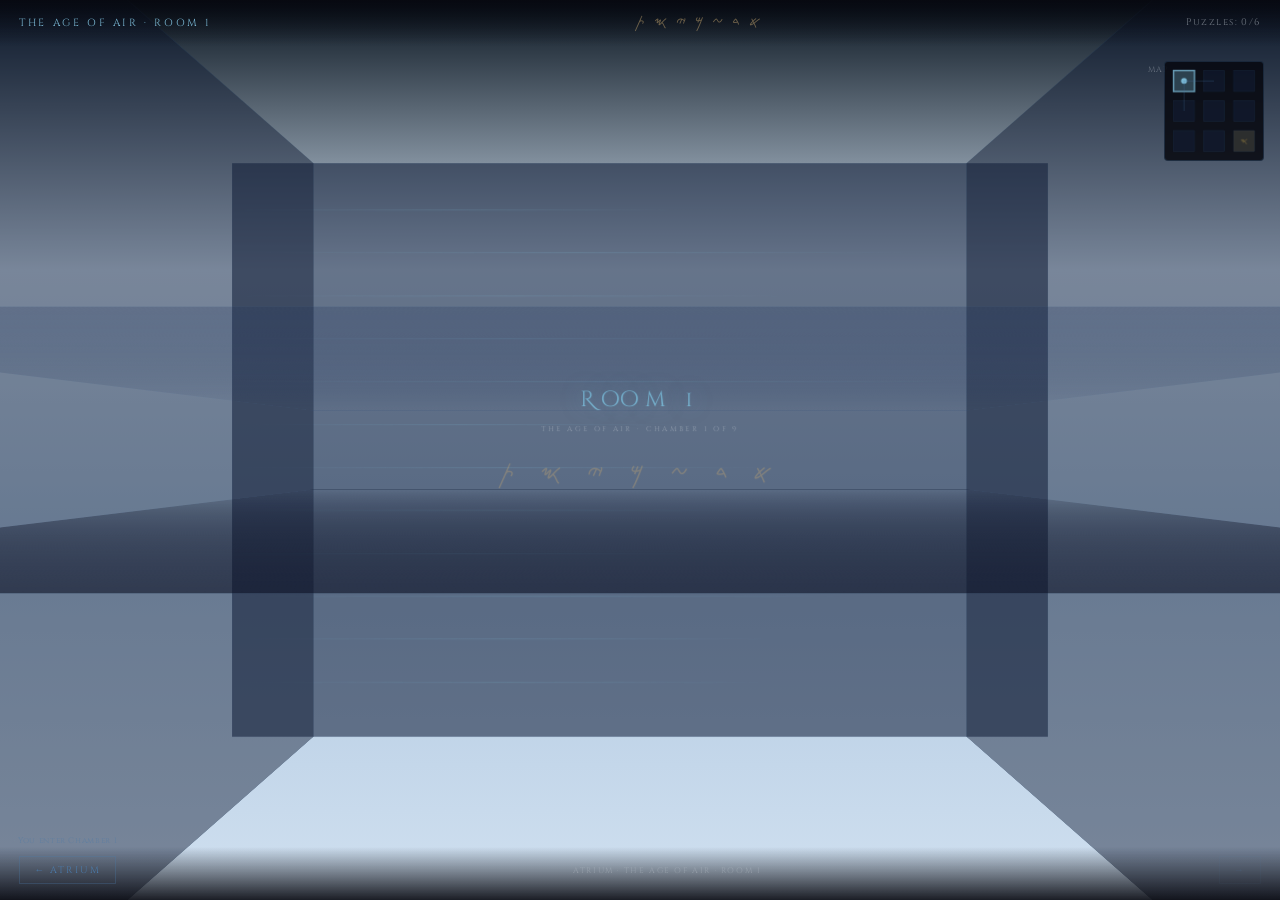
<file: game/air/air_02.html>
<!DOCTYPE html>
<html lang="en">
<head>
<meta charset="UTF-8">
<meta name="viewport" content="width=device-width, initial-scale=1.0">
<title>ADZMYST · Air · Wind Gallery</title>
<link rel="stylesheet" href="air-base.css">
<style>
  /* ── WIND GALLERY SPECIFIC ── */
  .gallery-streaks {
    position: absolute; inset: 0;
    pointer-events: none; z-index: 2;
  }
  .gallery-streak {
    position: absolute;
    height: 1px;
    background: linear-gradient(90deg, transparent, rgba(122,184,212,0.3), transparent);
    animation: streakdrift var(--sd, 3s) ease-in-out var(--sdd, 0s) infinite;
  }
  @keyframes streakdrift {
    0%, 100% { opacity: 0.1; transform: translateX(-20px); }
    50%      { opacity: 0.4; transform: translateX(20px); }
  }

  .glyph-sequence-puzzle {
    display: flex; flex-direction: column;
    align-items: center; gap: 1rem;
  }
  .sequence-slots {
    display: flex; gap: 0.6rem;
  }
  .seq-slot {
    width: 48px; height: 48px;
    border: 1px solid rgba(200,168,74,0.3);
    display: flex; align-items: center; justify-content: center;
    font-size: 1.4rem;
    color: var(--gold-dim);
    background: rgba(10,18,40,0.6);
    cursor: pointer;
    transition: all 0.2s;
  }
  .seq-slot.filled {
    border-color: var(--gold);
    color: var(--gold);
  }
  .seq-glyph-grid {
    display: grid;
    grid-template-columns: repeat(4, 1fr);
    gap: 5px;
  }
  .seq-glyph-btn {
    width: 44px; height: 44px;
    background: rgba(15,25,50,0.7);
    border: 1px solid rgba(74,122,170,0.25);
    color: var(--silver);
    font-size: 1.2rem;
    cursor: pointer;
    transition: all 0.2s;
    display: flex; flex-direction: column;
    align-items: center; justify-content: center;
  }
  .seq-glyph-btn .sname {
    font-size: 0.35rem; font-family: 'Cinzel', serif;
    color: var(--gold-dim); text-transform: uppercase;
  }
  .seq-glyph-btn:hover {
    border-color: var(--gold);
    color: var(--gold);
  }
  .seq-feedback {
    font-family: 'Cinzel', serif;
    font-size: 0.65rem; letter-spacing: 0.15em;
    min-height: 1.2rem;
  }
  .seq-feedback.wrong { color: var(--danger); }
  .seq-feedback.right { color: var(--unlock); }
</style>
</head>
<body>

<div id="sky"></div>
<div id="wind-streaks"></div>
<div id="fade"></div>

<div id="hud">
  <div id="hud-room">Air · Wind Gallery</div>
  <div id="hud-glyphs"></div>
  <div id="hud-progress">Puzzles: 0/6</div>
</div>

<button id="minimap-toggle" onclick="document.getElementById('minimap-container').classList.toggle('visible')">Map</button>
<div id="minimap-container" class="visible">
  <canvas id="minimap-canvas" width="92" height="92"></canvas>
</div>

<div id="viewport">
  <div id="scene">
    <div class="face face-north" id="face-north"></div>
    <div class="face face-south" id="face-south"></div>
    <div class="face face-east"  id="face-east"></div>
    <div class="face face-west"  id="face-west"></div>
    <div class="face face-floor" id="face-floor"></div>
    <div class="face face-ceiling" id="face-ceiling"></div>
  </div>
</div>

<div id="bottom-nav">
  <button class="b-btn" onclick="returnToAtrium()">← Atrium</button>
  <div id="breadcrumb">Atrium · Air · Wind Gallery</div>
  <button class="b-btn" disabled style="opacity:0.2;">→</button>
</div>

<div id="log"></div>

<script>
// ── ROOM DEFINITION ──────────────────────────────────────────
ROOM_ID = 2;
ROOM_TEMPLATE = 'air-wind-gallery';
EXITS = { north: 'air_05.html', south: null, east: 'air_03.html', west: 'air_01.html' };
PUZZLE_TYPE = 'glyph-sequence';

// ── PUZZLE: Glyph Sequence ──────────────────────────────────
// Solution: Aleph (0) → Dalet (3) → Zayin (6) — the first row of the codex
const SEQ_SOLUTION = [0, 3, 6]; // glyph IDs from the sacred seven

PUZZLE = {
  slots: [null, null, null],

  init() {
    this.build();
  },

  build() {
    const container = document.getElementById('puzzle-container');
    const pool = sacredSeven.map(i => GLYPHS[i]);

    container.innerHTML = `
      <div class="glyph-sequence-puzzle">
        <p style="font-family:Cinzel,serif;font-size:0.6rem;letter-spacing:0.15em;color:var(--silver);opacity:0.6;text-transform:uppercase;">
          The wind speaks three names — listen
        </p>
        <div class="sequence-slots" id="seq-slots">
          <div class="seq-slot" id="seq-s0" onclick="PUZZLE.clearSlot(0)">·</div>
          <div class="seq-slot" id="seq-s1" onclick="PUZZLE.clearSlot(1)">·</div>
          <div class="seq-slot" id="seq-s2" onclick="PUZZLE.clearSlot(2)">·</div>
        </div>
        <div class="seq-glyph-grid" id="seq-grid"></div>
        <div class="seq-feedback" id="seq-feedback"></div>
      </div>
    `;

    // Build glyph buttons
    const grid = document.getElementById('seq-grid');
    pool.forEach(g => {
      const btn = document.createElement('div');
      btn.className = 'seq-glyph-btn';
      btn.innerHTML = `${g.symbol}<span class="sname">${g.name}</span>`;
      btn.title = g.meaning;
      btn.addEventListener('click', () => this.selectGlyph(g.id));
      grid.appendChild(btn);
    });
  },

  selectGlyph(glyphId) {
    const slot = this.slots.findIndex(s => s === null);
    if (slot === -1) return;
    this.slots[slot] = glyphId;
    this.render();

    if (this.slots.every(s => s !== null)) {
      setTimeout(() => this.check(), 300);
    }
  },

  clearSlot(idx) {
    this.slots[idx] = null;
    this.render();
  },

  render() {
    for (let i = 0; i < 3; i++) {
      const el = document.getElementById(`seq-s${i}`);
      if (this.slots[i] !== null) {
        const g = GLYPHS.find(gl => gl.id === this.slots[i]);
        el.textContent = g ? g.symbol : '?';
        el.classList.add('filled');
      } else {
        el.textContent = '·';
        el.classList.remove('filled');
      }
    }
  },

  check() {
    const fb = document.getElementById('seq-feedback');
    const correct = SEQ_SOLUTION.every((v, i) => v === this.slots[i]);

    if (correct) {
      fb.textContent = '𐤕 The wind speaks true · The gallery opens';
      fb.className = 'seq-feedback right';
      markPuzzleSolved(ROOM_ID);
      addLog('Wind Gallery puzzle solved');
      updateHUD();
      // Rebuild room to show solved state
      setTimeout(() => { buildRoom(); updateHUD(); }, 1500);
    } else {
      fb.textContent = '𐤆 The wind howls · Try again';
      fb.className = 'seq-feedback wrong';
      setTimeout(() => {
        this.slots = [null, null, null];
        this.render();
        fb.textContent = '';
        fb.className = 'seq-feedback';
      }, 1000);
    }
  }
};
</script>

<script src="engine.js"></script>
<script>
// ── OVERRIDE: Add wind streaks to the room ───────────────────
const _origBuild = buildRoom;
buildRoom = function() {
  _origBuild();
  // Add gallery-specific streaks
  const north = document.getElementById('face-north');
  const streaks = document.createElement('div');
  streaks.className = 'gallery-streaks';
  for (let i = 0; i < 12; i++) {
    const s = document.createElement('div');
    s.className = 'gallery-streak';
    s.style.top = (8 + i * 7.5) + '%';
    s.style.width = (50 + Math.random() * 40) + 'vw';
    s.style.setProperty('--sd', (2 + Math.random() * 3) + 's');
    s.style.setProperty('--sdd', Math.random() * 2 + 's');
    streaks.appendChild(s);
  }
  north.appendChild(streaks);
};

initEngine();
</script>
</body>
</html>
</file>
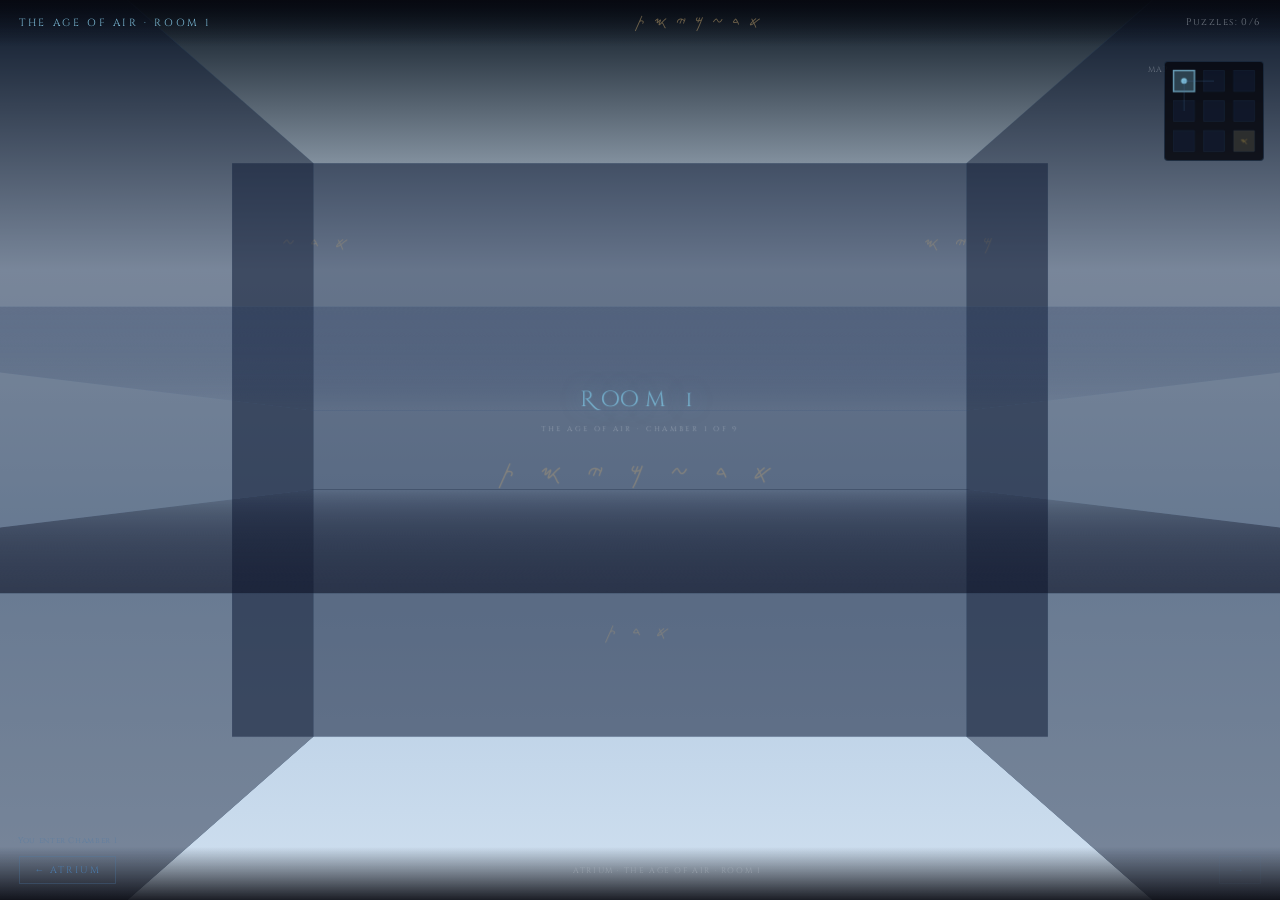
<file: game/air/air_03.html>
<!DOCTYPE html>
<html lang="en">
<head>
<meta charset="UTF-8">
<meta name="viewport" content="width=device-width, initial-scale=1.0">
<title>ADZMYST · Air · Codex Chamber</title>
<link rel="stylesheet" href="air-base.css">
<style>
  /* ── CODEX CHAMBER SPECIFIC ── */
  .codex-layout {
    display: flex;
    align-items: flex-start;
    justify-content: center;
    gap: clamp(1rem, 3vw, 2.5rem);
    flex-wrap: wrap;
    width: 100%;
    max-width: 560px;
  }

  .codex-grid {
    display: grid;
    grid-template-columns: repeat(3, 1fr);
    gap: 6px;
  }

  .codex-cell {
    width: clamp(50px, 8vw, 72px);
    height: clamp(50px, 8vw, 72px);
    border: 1px solid rgba(122,184,212,0.25);
    background: rgba(10,18,40,0.7);
    display: flex; flex-direction: column;
    align-items: center; justify-content: center;
    gap: 2px;
    font-size: clamp(1.2rem, 2.5vw, 1.8rem);
    color: var(--gold-dim);
    cursor: pointer;
    transition: all 0.2s;
    position: relative;
  }
  .codex-cell .seq-num {
    position: absolute; top: 2px; left: 4px;
    font-family: 'Cinzel', serif;
    font-size: 0.4rem; letter-spacing: 0.05em;
    color: rgba(122,184,212,0.3);
  }
  .codex-cell .cell-name {
    font-family: 'Cinzel', serif;
    font-size: 0.35rem; letter-spacing: 0.05em;
    text-transform: uppercase;
    color: rgba(200,168,74,0.4);
  }
  .codex-cell.filled {
    border-color: var(--gold);
    background: rgba(200,168,74,0.12);
    color: var(--gold);
    box-shadow: 0 0 12px rgba(200,168,74,0.2);
  }
  .codex-cell.filled .cell-name { color: rgba(200,168,74,0.7); }
  .codex-cell.correct {
    border-color: var(--unlock);
    background: rgba(168,216,144,0.12);
    color: var(--unlock);
    box-shadow: 0 0 16px rgba(168,216,144,0.25);
    animation: correctpulse 0.6s ease;
  }
  @keyframes correctpulse {
    0%   { transform: scale(1); }
    40%  { transform: scale(1.08); }
    100% { transform: scale(1); }
  }
  .codex-cell.wrong {
    border-color: var(--danger);
    animation: wrongshake 0.4s ease;
  }
  @keyframes wrongshake {
    0%, 100% { transform: translateX(0); }
    25%  { transform: translateX(-4px); }
    75%  { transform: translateX(4px); }
  }

  .codex-side {
    display: flex; flex-direction: column;
    align-items: center; gap: 0.8rem;
  }

  .rune-tray-label {
    font-family: 'Cinzel', serif;
    font-size: 0.55rem; letter-spacing: 0.2em;
    text-transform: uppercase;
    color: var(--silver); opacity: 0.5;
    text-align: center;
  }

  .rune-tray-grid {
    display: grid;
    grid-template-columns: repeat(4, 1fr);
    gap: 5px;
  }

  .rune-tile {
    width: clamp(38px, 6vw, 52px);
    height: clamp(38px, 6vw, 52px);
    background: rgba(15,25,50,0.8);
    border: 1px solid rgba(74,122,170,0.3);
    display: flex; flex-direction: column;
    align-items: center; justify-content: center;
    gap: 2px;
    cursor: pointer;
    transition: all 0.2s;
    font-size: clamp(0.9rem, 1.8vw, 1.3rem);
    color: var(--silver);
  }
  .rune-tile .rune-name {
    font-family: 'Cinzel', serif;
    font-size: 0.35rem; letter-spacing: 0.05em;
    text-transform: uppercase;
    color: var(--gold-dim);
  }
  .rune-tile:hover {
    border-color: var(--gold);
    color: var(--gold);
    background: rgba(200,168,74,0.1);
  }
  .rune-tile.active {
    border-color: var(--age-accent);
    color: var(--age-accent);
    background: rgba(122,184,212,0.1);
    box-shadow: 0 0 10px rgba(122,184,212,0.2);
  }

  .codex-clue {
    font-size: 0.78rem; line-height: 1.8;
    max-width: 520px; text-align: center;
    color: var(--silver); opacity: 0.65;
    font-style: italic;
  }

  .codex-feedback {
    font-family: 'Cinzel', serif;
    font-size: 0.65rem; letter-spacing: 0.15em;
    min-height: 1.2rem; text-align: center;
    transition: all 0.3s;
  }
  .codex-feedback.wrong { color: var(--danger); }
  .codex-feedback.right { color: var(--unlock); }

  .codex-progress {
    display: flex; gap: 4px; justify-content: center;
    margin-top: 0.6rem;
  }
  .prog-dot {
    width: 7px; height: 7px;
    border-radius: 50%;
    border: 1px solid rgba(200,168,74,0.3);
    background: transparent;
    transition: all 0.3s;
  }
  .prog-dot.filled { background: var(--gold); border-color: var(--gold); }
  .prog-dot.correct { background: var(--unlock); border-color: var(--unlock); }

  /* Wall inscription hint */
  .wall-hint {
    position: absolute;
    font-size: clamp(1rem, 2.5vw, 1.8rem);
    color: var(--gold);
    opacity: 0.3;
    letter-spacing: 0.3em;
    pointer-events: none;
  }
  .wall-hint.top-left  { top: 12%; left: 6%; }
  .wall-hint.top-right { top: 12%; right: 6%; }
  .wall-hint.bottom    { bottom: 16%; left: 50%; transform: translateX(-50%); }
</style>
</head>
<body>

<div id="sky"></div>
<div id="wind-streaks"></div>
<div id="fade"></div>

<div id="hud">
  <div id="hud-room">Air · Codex Chamber</div>
  <div id="hud-glyphs"></div>
  <div id="hud-progress">Puzzles: 0/6</div>
</div>

<button id="minimap-toggle" onclick="document.getElementById('minimap-container').classList.toggle('visible')">Map</button>
<div id="minimap-container" class="visible">
  <canvas id="minimap-canvas" width="92" height="92"></canvas>
</div>

<div id="viewport">
  <div id="scene">
    <div class="face face-north" id="face-north"></div>
    <div class="face face-south" id="face-south"></div>
    <div class="face face-east"  id="face-east"></div>
    <div class="face face-west"  id="face-west"></div>
    <div class="face face-floor" id="face-floor"></div>
    <div class="face face-ceiling" id="face-ceiling"></div>
  </div>
</div>

<div id="bottom-nav">
  <button class="b-btn" onclick="returnToAtrium()">← Atrium</button>
  <div id="breadcrumb">Atrium · Air · Codex Chamber</div>
  <button class="b-btn" disabled style="opacity:0.2;">→</button>
</div>

<div id="log"></div>

<script>
// ── ROOM DEFINITION ──────────────────────────────────────────
ROOM_ID = 3;
ROOM_TEMPLATE = 'air-codex-chamber';
EXITS = { north: 'air_06.html', south: null, east: null, west: 'air_02.html' };
PUZZLE_TYPE = 'rune-codex';

// ── CODEX SOLUTION ───────────────────────────────────────────
// 3×3 grid filled with sacred seven glyphs
// Row 1: Aleph(0)  Dalet(3)  Zayin(6)
// Row 2: Mem(12)   Yod(9)    Samek(14)
// Row 3: Aleph(0)  Dalet(3)  Taw(21)
const CODEX_SOLUTION = [0, 3, 6, 12, 9, 14, 0, 3, 21];

// Wall hint glyphs
const WALL_HINT_ROW1 = '𐤀 𐤃 𐤆';
const WALL_HINT_ROW2 = '𐤌 𐤉 𐤎';
const WALL_HINT_ROW3 = '𐤀 𐤃 𐤕';

PUZZLE = {
  cells: Array(9).fill(null),
  selectedRune: null,

  init() {
    this.build();
  },

  build() {
    const container = document.getElementById('puzzle-container');
    const pool = sacredSeven.map(i => GLYPHS[i]);

    container.innerHTML = `
      <div class="codex-layout">
        <div>
          <div class="codex-grid" id="codex-grid"></div>
          <div class="codex-progress" id="codex-progress"></div>
        </div>

        <div class="codex-side">
          <div class="rune-tray-label">The Sacred Seven</div>
          <div class="rune-tray-grid" id="rune-tray-grid"></div>
          <div class="codex-feedback" id="codex-feedback"></div>
        </div>
      </div>
      <div class="codex-clue">
        "Nine marks, three rows — the breath sets the order.<br>
        The wall remembers. Study it."
      </div>
    `;

    // Build 3×3 grid
    const grid = document.getElementById('codex-grid');
    for (let i = 0; i < 9; i++) {
      const cell = document.createElement('div');
      cell.className = 'codex-cell';
      cell.id = `cell-${i}`;
      cell.innerHTML = `
        <span class="seq-num">${i + 1}</span>
        <span class="cell-glyph"></span>
        <span class="cell-name"></span>
      `;
      cell.addEventListener('click', () => this.placeRune(i));
      grid.appendChild(cell);
    }

    // Build rune tray
    const tray = document.getElementById('rune-tray-grid');
    pool.forEach(g => {
      const tile = document.createElement('div');
      tile.className = 'rune-tile';
      tile.id = `rtile-${g.id}`;
      tile.innerHTML = `${g.symbol}<span class="rune-name">${g.name}</span>`;
      tile.title = g.meaning;
      tile.addEventListener('click', () => this.selectRune(g.id));
      tray.appendChild(tile);
    });

    this.renderProgress();
  },

  selectRune(glyphId) {
    this.selectedRune = (this.selectedRune === glyphId) ? null : glyphId;
    document.querySelectorAll('.rune-tile').forEach(t => {
      t.classList.toggle('active', parseInt(t.id.replace('rtile-', '')) === this.selectedRune);
    });
    const fb = document.getElementById('codex-feedback');
    if (this.selectedRune !== null) {
      const g = GLYPHS.find(gl => gl.id === this.selectedRune);
      if (g) {
        fb.textContent = `${g.symbol} ${g.name} · ${g.meaning}`;
        fb.className = 'codex-feedback';
      }
    } else {
      fb.textContent = '';
      fb.className = 'codex-feedback';
    }
  },

  placeRune(cellIdx) {
    if (this.selectedRune === null) {
      // Clear cell if occupied
      if (this.cells[cellIdx] !== null) {
        this.cells[cellIdx] = null;
        this.renderGrid();
        this.renderProgress();
        addLog(`Cleared slot ${cellIdx + 1}`);
      }
      return;
    }
    this.cells[cellIdx] = this.selectedRune;
    this.renderGrid();
    this.renderProgress();

    if (this.cells.every(c => c !== null)) {
      setTimeout(() => this.validate(), 400);
    }
  },

  renderGrid() {
    for (let i = 0; i < 9; i++) {
      const cell  = document.getElementById(`cell-${i}`);
      const glyph = cell.querySelector('.cell-glyph');
      const name  = cell.querySelector('.cell-name');
      if (this.cells[i] !== null) {
        const g = GLYPHS.find(gl => gl.id === this.cells[i]);
        if (g) {
          glyph.textContent = g.symbol;
          name.textContent  = g.name;
        }
        cell.classList.add('filled');
        cell.classList.remove('correct', 'wrong');
      } else {
        glyph.textContent = '';
        name.textContent  = '';
        cell.classList.remove('filled', 'correct', 'wrong');
      }
    }
  },

  renderProgress() {
    const prog = document.getElementById('codex-progress');
    prog.innerHTML = this.cells.map(c => {
      const cls = c !== null ? 'prog-dot filled' : 'prog-dot';
      return `<div class="${cls}"></div>`;
    }).join('');
  },

  validate() {
    const correct = CODEX_SOLUTION.every((v, i) => v === this.cells[i]);
    const fb = document.getElementById('codex-feedback');

    if (correct) {
      for (let i = 0; i < 9; i++) {
        setTimeout(() => {
          document.getElementById(`cell-${i}`).classList.add('correct');
        }, i * 60);
      }
      fb.textContent = '𐤕 The nine are spoken true · The chamber yields';
      fb.className = 'codex-feedback right';
      const prog = document.getElementById('codex-progress');
      prog.innerHTML = this.cells.map(() =>
        '<div class="prog-dot correct"></div>'
      ).join('');
      markPuzzleSolved(ROOM_ID);
      addLog('Codex solved — the inscription glows');
      updateHUD();
      setTimeout(() => { buildRoom(); updateHUD(); }, 1800);
    } else {
      for (let i = 0; i < 9; i++) {
        if (this.cells[i] !== CODEX_SOLUTION[i]) {
          document.getElementById(`cell-${i}`).classList.add('wrong');
          setTimeout(() => {
            document.getElementById(`cell-${i}`).classList.remove('wrong');
          }, 600);
        }
      }
      fb.textContent = '𐤆 The sequence is wrong · The wall holds';
      fb.className = 'codex-feedback wrong';
      addLog('Wrong codex — study the wall');
      setTimeout(() => {
        this.cells = Array(9).fill(null);
        this.selectedRune = null;
        this.renderGrid();
        this.renderProgress();
        document.querySelectorAll('.rune-tile').forEach(t => t.classList.remove('active'));
        fb.textContent = 'Study the wall again · Begin anew';
        fb.className = 'codex-feedback';
      }, 1000);
    }
  },
};
</script>

<script src="engine.js"></script>
<script>
// ── OVERRIDE: Add wall inscription hints ─────────────────────
const _origBuild = buildRoom;
buildRoom = function() {
  _origBuild();

  if (!isPuzzleSolved(ROOM_ID)) {
    const north = document.getElementById('face-north');
    const hints = document.createElement('div');
    hints.innerHTML = `
      <div class="wall-hint top-left">${WALL_HINT_ROW1}</div>
      <div class="wall-hint top-right">${WALL_HINT_ROW2}</div>
      <div class="wall-hint bottom">${WALL_HINT_ROW3}</div>
    `;
    north.appendChild(hints);
  }
};

initEngine();
</script>
</body>
</html>
</file>
<file: game/css/realm.css>
/* ═══════════════════════════════════════════════════════
   ADZMYST — SHARED REALM STYLES
   Fog, particles, glyph ambient, room transitions
   ═══════════════════════════════════════════════════════ */

:root {
  --void:       #07080f;
  --deep:       #0a1528;
  --mid:        #1a3050;
  --sky:        #4a7aaa;
  --air:        #5ab8b0;
  --air-dim:    #2a5854;
  --fire:       #d4784a;
  --fire-dim:   #6a3c25;
  --earth:      #6a9464;
  --earth-dim:  #354a32;
  --water:      #4a7ab8;
  --water-dim:  #253d5c;
  --cloud:      #8ab8c8;
  --silver:     #b8cce0;
  --breath:     #e8f2ff;
  --gold:       #c8a84a;
  --gold-dim:   #6a5830;
  --shard:      #7ad8d0;
  --decoy:      #8a7a6a;
  --danger:     #c85050;
  --unlock:     #8ad8a0;
}

/* ── AMBIENT SKY ── */
.realm-ambient {
  position: fixed; inset: 0; z-index: 0;
  pointer-events: none;
}

/* ── STARFIELD ── */
#starfield {
  position: fixed; inset: 0; z-index: 0;
  pointer-events: none;
}

/* ── FOG LAYER ── */
.fog-layer {
  position: fixed; inset: 0; z-index: 2;
  pointer-events: none;
  opacity: 0.3;
  background:
    radial-gradient(ellipse 60% 30% at 20% 80%, rgba(90,184,176,0.08) 0%, transparent 60%),
    radial-gradient(ellipse 50% 25% at 70% 20%, rgba(184,204,224,0.05) 0%, transparent 60%),
    radial-gradient(ellipse 40% 35% at 50% 50%, rgba(200,168,74,0.03) 0%, transparent 50%);
  animation: fogDrift 30s ease-in-out infinite;
}
@keyframes fogDrift {
  0%   { transform: translateX(0) translateY(0); opacity: 0.3; }
  25%  { transform: translateX(2%) translateY(-1%); opacity: 0.35; }
  50%  { transform: translateX(-1%) translateY(1%); opacity: 0.28; }
  75%  { transform: translateX(1%) translateY(-0.5%); opacity: 0.32; }
  100% { transform: translateX(0) translateY(0); opacity: 0.3; }
}

/* ── FLOATING GLYPHS ── */
#glyphParticles {
  position: fixed; inset: 0; z-index: 1;
  pointer-events: none;
  overflow: hidden;
}
.glyph-particle {
  position: absolute;
  font-size: 20px;
  opacity: 0;
  animation: glyphFloat linear infinite;
  color: var(--cloud);
}
@keyframes glyphFloat {
  0%   { transform: translateY(105vh) rotate(0deg); opacity: 0; }
  5%   { opacity: 0.06; }
  15%  { opacity: 0.1; }
  85%  { opacity: 0.08; }
  95%  { opacity: 0.02; }
  100% { transform: translateY(-10vh) rotate(180deg); opacity: 0; }
}

/* ── VIGNETTE ── */
.realm-vignette {
  position: fixed; inset: 0; z-index: 3;
  pointer-events: none;
  background: radial-gradient(ellipse at center, transparent 50%, rgba(7,8,15,0.5) 100%);
}

/* ── ROOM TRANSITIONS ── */
#realmContainer {
  position: fixed; inset: 0; z-index: 10;
  overflow: hidden;
  transition: opacity 0.5s ease, filter 0.5s ease;
}
#realmContainer.transitioning {
  opacity: 0;
  filter: blur(8px);
}

/* ── ROOM BACKGROUND ── */
.room-background {
  position: absolute; inset: 0;
  background-size: cover;
  background-position: center;
  background-repeat: no-repeat;
  background-color: var(--deep);
  transition: background-image 0.8s ease;
  z-index: 5;
}

/* ── HIDDEN OBJECTS ── */
.hidden-objects-layer {
  position: absolute; inset: 0;
  z-index: 12; pointer-events: none;
}
.hidden-object {
  position: absolute;
  width: 44px; height: 44px;
  margin-left: -22px; margin-top: -22px;
  display: flex; align-items: center; justify-content: center;
  font-size: 1.3rem;
  cursor: pointer;
  pointer-events: auto;
  border-radius: 50%;
  transition: all 0.3s ease;
  z-index: 13;
}
.hidden-object:not(.collected) {
  animation: shardPulse 3s ease-in-out infinite;
}
.hidden-object:hover:not(.collected) {
  transform: scale(1.4);
}
.hidden-object.shard:not(.collected) {
  filter: drop-shadow(0 0 10px rgba(122,216,208,0.6));
}
.hidden-object.decoy:not(.collected) {
  filter: drop-shadow(0 0 8px rgba(138,122,106,0.5));
}
.hidden-object.collected {
  animation: none;
  pointer-events: none;
  opacity: 0.6;
  filter: none;
}
@keyframes shardPulse {
  0%, 100% { opacity: 0.5; transform: scale(1); }
  50% { opacity: 1; transform: scale(1.1); }
}

/* ── PORTALS ── */
.portals {
  position: absolute; bottom: 24px; left: 50%;
  transform: translateX(-50%);
  z-index: 14;
  display: flex; gap: 12px;
  flex-wrap: wrap; justify-content: center;
}
.portal-btn {
  font-family: 'Cinzel', serif;
  font-size: 0.55rem; letter-spacing: 2px;
  text-transform: uppercase;
  padding: 10px 20px;
  border: 1px solid rgba(90,184,176,0.3);
  background: rgba(7,8,15,0.75);
  color: var(--cloud);
  cursor: pointer;
  border-radius: 24px;
  backdrop-filter: blur(8px);
  transition: all 0.3s;
  display: flex; align-items: center; gap: 8px;
  pointer-events: auto;
}
.portal-btn:hover {
  border-color: var(--air);
  color: var(--breath);
  background: rgba(90,184,176,0.15);
  box-shadow: 0 0 20px rgba(90,184,176,0.2);
  transform: translateY(-2px);
}

/* ── ROOM INFO ── */
.room-info {
  position: absolute; bottom: 90px; left: 50%;
  transform: translateX(-50%);
  z-index: 14;
  text-align: center;
  pointer-events: none;
  max-width: 520px;
  width: 90%;
}
.room-title {
  font-family: 'Cinzel Decorative', serif;
  font-size: clamp(1rem, 2.5vw, 1.5rem);
  font-weight: 400;
  color: var(--breath);
  letter-spacing: 4px;
  text-shadow: 0 0 20px rgba(0,0,0,0.8);
  margin-bottom: 4px;
}
.room-description {
  font-size: 0.9rem; line-height: 1.7;
  color: var(--silver);
  font-style: italic;
  opacity: 0.85;
  text-shadow: 0 0 10px rgba(0,0,0,0.8);
}

/* ── TOAST ── */
.realm-toast {
  position: fixed; top: 80px; left: 50%;
  transform: translateX(-50%);
  z-index: 50;
  font-family: 'Cinzel', serif;
  font-size: 0.6rem; letter-spacing: 2px;
  text-transform: uppercase;
  padding: 10px 24px;
  background: rgba(7,8,15,0.92);
  border: 1px solid rgba(90,184,176,0.4);
  color: var(--breath);
  border-radius: 24px;
  backdrop-filter: blur(8px);
  opacity: 0;
  transition: opacity 0.3s;
  pointer-events: none;
}
.realm-toast.show { opacity: 1; }

/* ── RESPONSIVE ── */
@media (max-width: 600px) {
  .portal-btn { font-size: 0.5rem; padding: 6px 14px; }
  .portals { bottom: 12px; gap: 6px; }
}
</file>
<file: game/air/air-base.css>
/* ═══════════════════════════════════════════════════════════════
   ADZMYST · AIR REALM · BASE STYLES
   Shared by all air_XX.html room files
   ═══════════════════════════════════════════════════════════════ */

@import url('https://fonts.googleapis.com/css2?family=Cinzel:wght@400;600;900&family=Cinzel+Decorative:wght@400;700&family=Cormorant+Garamond:ital,wght@0,300;0,400;1,300;1,400&display=swap');

:root {
  --void:       #07080f;
  --sky-deep:   #0a1428;
  --sky-mid:    #1a3050;
  --cerulean:   #4a7aaa;
  --age-accent: #7ab8d4;
  --age-pale:   #b8dce8;
  --silver:     #b8cce0;
  --breath:     #e8f2ff;
  --gold:       #c8a84a;
  --gold-dim:   #6a5830;
  --gold-glow:  rgba(200,168,74,0.35);
  --unlock:     #a8d890;
  --danger:     #c87070;
}

*, *::before, *::after { box-sizing: border-box; margin: 0; padding: 0; }

html, body {
  width: 100%; height: 100%;
  overflow: hidden;
  background: var(--void);
  color: var(--breath);
  font-family: 'Cormorant Garamond', serif;
  user-select: none;
}

/* ── SKY ── */
#sky {
  position: fixed; inset: 0; z-index: 0;
  background: linear-gradient(180deg, var(--void) 0%, var(--sky-deep) 30%, var(--sky-mid) 60%, var(--sky-deep) 100%);
  animation: skybreath 20s ease-in-out infinite alternate;
}
@keyframes skybreath {
  0%   { filter: brightness(1) hue-rotate(0deg); }
  50%  { filter: brightness(1.12) hue-rotate(8deg); }
  100% { filter: brightness(0.92) hue-rotate(-5deg); }
}

/* Wind streaks */
#wind-streaks { position: fixed; inset: 0; z-index: 1; pointer-events: none; }
.wind-streak {
  position: absolute;
  height: 1px;
  background: linear-gradient(90deg, transparent, var(--age-pale), transparent);
  opacity: 0;
  animation: windpass var(--dur, 4s) ease-in-out var(--delay, 0s) infinite;
}
@keyframes windpass {
  0%   { opacity: 0; transform: translateX(-100vw); }
  15%  { opacity: 0.25; }
  85%  { opacity: 0.15; }
  100% { opacity: 0; transform: translateX(100vw); }
}

/* ── FADE ── */
#fade {
  position: fixed; inset: 0; z-index: 100;
  background: var(--void);
  opacity: 0; pointer-events: none;
  transition: opacity 0.5s ease;
}
#fade.active { opacity: 1; pointer-events: all; }

/* ── GAME VIEWPORT ── */
#viewport {
  position: fixed; inset: 0; z-index: 10;
  perspective: 900px;
  perspective-origin: 50% 50%;
}
#scene {
  position: absolute;
  width: 100%; height: 100%;
  transform-style: preserve-3d;
  transition: transform 0.8s cubic-bezier(0.4, 0, 0.2, 1);
}

/* Room faces */
.face {
  position: absolute;
  width: 100vw; height: 100vh;
  border: 1px solid rgba(74,122,170,0.12);
  backface-visibility: hidden;
  display: flex; align-items: center; justify-content: center;
}
.face-north {
  background: rgba(15, 28, 55, 0.55);
  transform: translateZ(-40vw);
}
.face-south {
  background: rgba(15, 28, 55, 0.55);
  transform: rotateY(180deg) translateZ(-40vw);
}
.face-east {
  background: rgba(15, 25, 50, 0.45);
  width: 80vw; height: 100vh;
  transform: rotateY(-90deg) translateZ(-40vw);
  left: 10vw;
}
.face-west {
  background: rgba(15, 25, 50, 0.45);
  width: 80vw; height: 100vh;
  transform: rotateY(90deg) translateZ(-40vw);
  left: 10vw;
}
.face-floor {
  background: linear-gradient(180deg, transparent, rgba(10,15,35,0.6));
  width: 80vw; height: 80vw;
  top: calc(50% - 40vw); left: 10vw;
  transform: rotateX(90deg) translateZ(calc(50vh - 40vw));
}
.face-ceiling {
  background: linear-gradient(0deg, transparent, rgba(30,50,90,0.25));
  width: 80vw; height: 80vw;
  top: calc(50% - 40vw); left: 10vw;
  transform: rotateX(-90deg) translateZ(calc(50vh - 40vw));
}

/* ── ROOM CONTENT ── */
.room-content {
  position: relative; z-index: 5;
  display: flex; flex-direction: column;
  align-items: center; justify-content: center;
  gap: 1rem;
  text-align: center;
  padding: 2rem;
  max-width: 600px;
  width: 100%;
}

.room-title {
  font-family: 'Cinzel Decorative', serif;
  font-size: clamp(1.2rem, 3.5vw, 2.2rem);
  letter-spacing: 0.3em;
  color: var(--age-accent);
  text-shadow: 0 0 30px rgba(122,184,212,0.5);
}
.room-subtitle {
  font-family: 'Cinzel', serif;
  font-size: clamp(0.55rem, 1.1vw, 0.7rem);
  letter-spacing: 0.35em;
  text-transform: uppercase;
  color: var(--silver); opacity: 0.5;
}
.room-lore {
  font-size: clamp(0.8rem, 1.4vw, 0.95rem);
  line-height: 1.9; max-width: 420px;
  color: var(--silver); opacity: 0.7;
  font-style: italic;
}
.room-glyph-wall {
  font-size: clamp(1.5rem, 4vw, 2.5rem);
  letter-spacing: 0.4em;
  color: var(--gold);
  opacity: 0.35;
  margin: 0.5rem 0;
}

/* ── EXITS ── */
.exits-row {
  display: flex; gap: 1rem;
  justify-content: center;
  flex-wrap: wrap;
  margin-top: 1rem;
}

.exit-arch {
  display: flex; flex-direction: column;
  align-items: center; gap: 0.3rem;
  padding: 0.6rem 1.2rem;
  border: 1px solid rgba(122,184,212,0.35);
  border-radius: 6px;
  background: rgba(122,184,212,0.06);
  cursor: pointer;
  transition: all 0.3s;
}
.exit-arch:hover {
  border-color: var(--age-accent);
  background: rgba(122,184,212,0.14);
  box-shadow: 0 0 20px rgba(122,184,212,0.2);
  transform: translateY(-2px);
}
.exit-arch.locked {
  border-color: rgba(200,168,74,0.2);
  background: rgba(200,168,74,0.04);
  cursor: not-allowed;
  opacity: 0.5;
}
.exit-arch.locked:hover {
  transform: none;
  box-shadow: none;
}
.exit-icon {
  font-size: 1.2rem;
  color: var(--age-accent);
}
.exit-label {
  font-family: 'Cinzel', serif;
  font-size: 0.55rem; letter-spacing: 0.2em;
  text-transform: uppercase;
  color: var(--silver); opacity: 0.6;
}

/* Puzzle container */
.puzzle-container {
  width: 100%;
  max-width: 520px;
  margin: 0.5rem 0;
}
.puzzle-solved {
  padding: 1rem;
  border: 1px solid rgba(168,216,144,0.3);
  border-radius: 8px;
  background: rgba(168,216,144,0.05);
}

/* ── HUD ── */
#hud {
  position: fixed; top: 0; left: 0; right: 0; z-index: 50;
  padding: 0.8rem 1.2rem;
  display: flex; align-items: center; justify-content: space-between;
  background: linear-gradient(180deg, rgba(7,8,15,0.9) 0%, transparent 100%);
  pointer-events: none;
}
#hud-room {
  font-family: 'Cinzel', serif;
  font-size: 0.65rem; letter-spacing: 0.25em;
  color: var(--age-accent); text-transform: uppercase;
}
#hud-glyphs { font-size: 1rem; color: var(--gold); opacity: 0.5; letter-spacing: 0.15em; }
#hud-progress {
  font-family: 'Cinzel', serif;
  font-size: 0.6rem; letter-spacing: 0.15em;
  color: var(--silver); opacity: 0.55;
}

/* ── MINIMAP ── */
#minimap-container {
  position: fixed; top: 3.8rem; right: 1rem; z-index: 55;
  width: 100px; height: 100px;
  background: rgba(7,8,15,0.85);
  border: 1px solid rgba(74,122,170,0.25);
  border-radius: 4px;
  padding: 4px;
  display: none;
}
#minimap-container.visible { display: block; }
#minimap-canvas { width: 100%; height: 100%; }
#minimap-toggle {
  position: fixed; top: 3.8rem; right: 6.5rem; z-index: 55;
  font-family: 'Cinzel', serif;
  font-size: 0.5rem; letter-spacing: 0.15em;
  color: var(--silver); opacity: 0.4;
  background: transparent; border: none;
  cursor: pointer; text-transform: uppercase;
  padding: 0.2rem 0.4rem;
}
#minimap-toggle:hover { opacity: 0.8; }

/* ── BOTTOM NAV ── */
#bottom-nav {
  position: fixed; bottom: 0; left: 0; right: 0; z-index: 50;
  padding: 0.6rem 1.2rem 1rem;
  display: flex; align-items: center; justify-content: space-between;
  background: linear-gradient(0deg, rgba(7,8,15,0.9) 0%, transparent 100%);
}
.b-btn {
  font-family: 'Cinzel', serif;
  font-size: 0.6rem; letter-spacing: 0.2em;
  text-transform: uppercase;
  padding: 0.4rem 0.9rem;
  border: 1px solid rgba(74,122,170,0.3);
  background: transparent; color: var(--cerulean);
  cursor: pointer; transition: all 0.25s;
}
.b-btn:hover { border-color: var(--silver); color: var(--breath); }
#breadcrumb {
  font-family: 'Cinzel', serif;
  font-size: 0.5rem; letter-spacing: 0.2em;
  color: var(--silver); opacity: 0.35;
  text-transform: uppercase;
}

/* ── LOG ── */
#log {
  position: fixed; bottom: 3.2rem; left: 0.8rem; z-index: 40;
  font-family: 'Cinzel', serif;
  font-size: 0.5rem; letter-spacing: 0.08em;
  color: var(--cerulean); opacity: 0.45;
  line-height: 1.8; pointer-events: none;
}
#log div::before { content: '›  '; color: var(--gold-dim); }

/* ── RESPONSIVE ── */
@media (max-width: 600px) {
  .exits-row { gap: 0.5rem; }
  .exit-arch { padding: 0.4rem 0.8rem; }
  #minimap-container { width: 80px; height: 80px; top: 3.5rem; right: 0.5rem; }
  #minimap-toggle { right: 5.5rem; }
}
</file>
